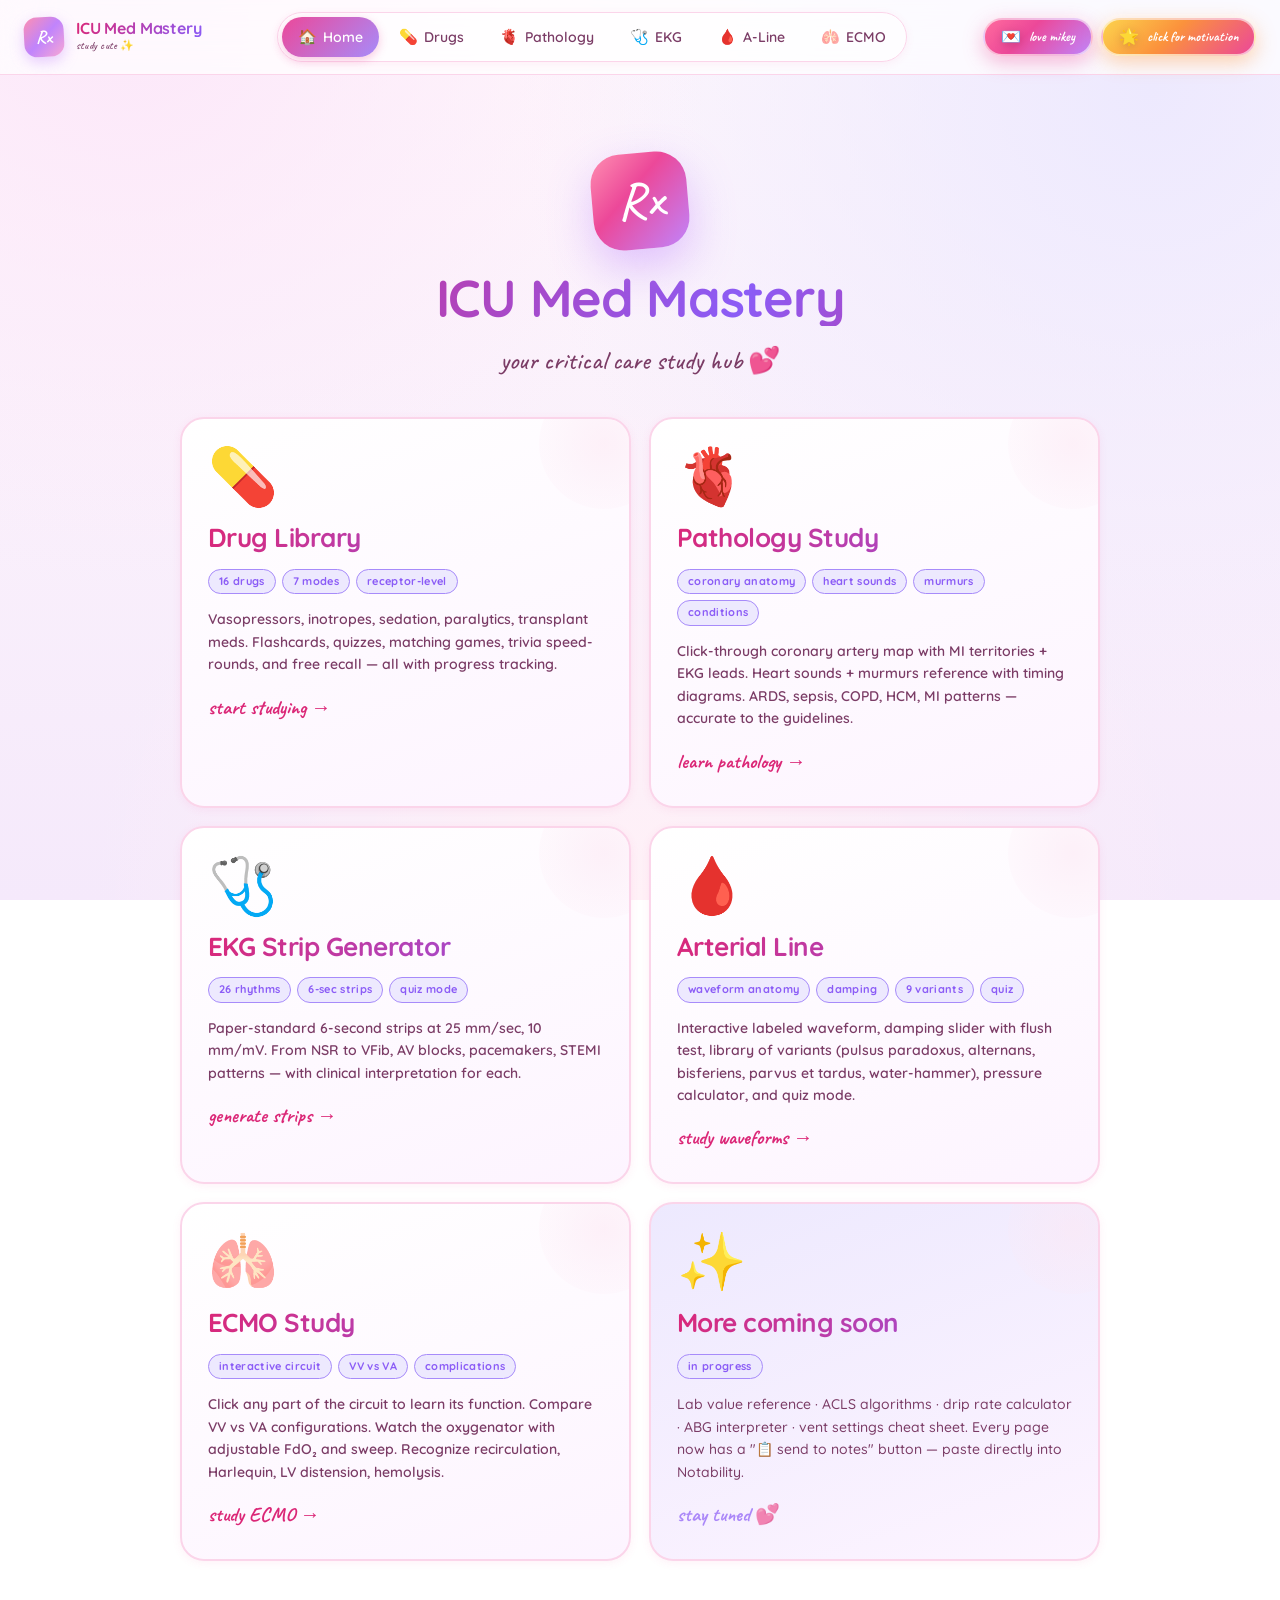
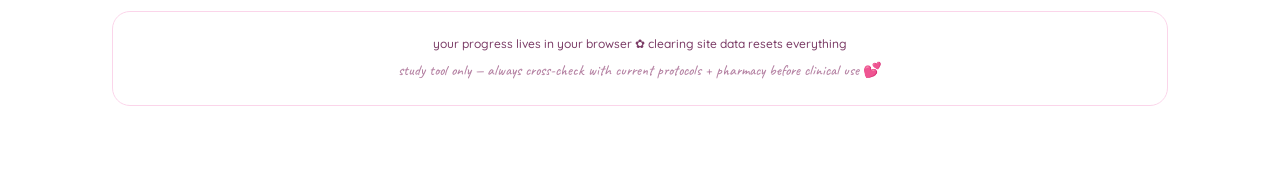
<file: index.html>
<!doctype html>
<html lang="en">
  <head>
    <meta charset="utf-8" />
    <meta name="viewport" content="width=device-width, initial-scale=1.0, viewport-fit=cover" />
    <meta name="theme-color" content="#fff1f7" />
    <title>ICU Med Mastery ✿ Study Hub</title>
    <meta name="description" content="Interactive critical care study hub — drug library, EKG strip generator, and more. Receptor-level mastery, paper-standard rhythm strips." />
    <link rel="stylesheet" href="./styles.css" />
    <link rel="icon" type="image/svg+xml" href="data:image/svg+xml,%3Csvg xmlns='http://www.w3.org/2000/svg' viewBox='0 0 64 64'%3E%3Crect width='64' height='64' rx='14' fill='%23ec4899'/%3E%3Ctext x='50%25' y='62%25' text-anchor='middle' font-family='-apple-system,sans-serif' font-size='30' font-weight='700' fill='white'%3ERx%3C/text%3E%3C/svg%3E" />
  </head>
  <body>
    <div class="app home-page">
      <section class="hero">
        <div class="hero-logo">Rx</div>
        <h1>ICU Med Mastery</h1>
        <p class="tagline">your critical care study hub 💕</p>
      </section>

      <div class="readiness-banner" id="readiness-banner" style="display:none"></div>

      <div class="feature-grid">
        <a href="/drugs" class="feature-card">
          <div class="feature-icon">💊</div>
          <h2>Drug Library</h2>
          <div class="feature-tags">
            <span class="feature-tag">16 drugs</span>
            <span class="feature-tag">7 modes</span>
            <span class="feature-tag">receptor-level</span>
          </div>
          <p>Vasopressors, inotropes, sedation, paralytics, transplant meds. Flashcards, quizzes, matching games, trivia speed-rounds, and free recall — all with progress tracking.</p>
          <span class="feature-cta">start studying →</span>
        </a>

        <a href="/pathology" class="feature-card">
          <div class="feature-icon">🫀</div>
          <h2>Pathology Study</h2>
          <div class="feature-tags">
            <span class="feature-tag">coronary anatomy</span>
            <span class="feature-tag">heart sounds</span>
            <span class="feature-tag">murmurs</span>
            <span class="feature-tag">conditions</span>
          </div>
          <p>Click-through coronary artery map with MI territories + EKG leads. Heart sounds + murmurs reference with timing diagrams. ARDS, sepsis, COPD, HCM, MI patterns — accurate to the guidelines.</p>
          <span class="feature-cta">learn pathology →</span>
        </a>

        <a href="/ekg" class="feature-card">
          <div class="feature-icon">🩺</div>
          <h2>EKG Strip Generator</h2>
          <div class="feature-tags">
            <span class="feature-tag">26 rhythms</span>
            <span class="feature-tag">6-sec strips</span>
            <span class="feature-tag">quiz mode</span>
          </div>
          <p>Paper-standard 6-second strips at 25 mm/sec, 10 mm/mV. From NSR to VFib, AV blocks, pacemakers, STEMI patterns — with clinical interpretation for each.</p>
          <span class="feature-cta">generate strips →</span>
        </a>

        <a href="/aline" class="feature-card">
          <div class="feature-icon">🩸</div>
          <h2>Arterial Line</h2>
          <div class="feature-tags">
            <span class="feature-tag">waveform anatomy</span>
            <span class="feature-tag">damping</span>
            <span class="feature-tag">9 variants</span>
            <span class="feature-tag">quiz</span>
          </div>
          <p>Interactive labeled waveform, damping slider with flush test, library of variants (pulsus paradoxus, alternans, bisferiens, parvus et tardus, water-hammer), pressure calculator, and quiz mode.</p>
          <span class="feature-cta">study waveforms →</span>
        </a>

        <a href="/ecmo" class="feature-card">
          <div class="feature-icon">🫁</div>
          <h2>ECMO Study</h2>
          <div class="feature-tags">
            <span class="feature-tag">interactive circuit</span>
            <span class="feature-tag">VV vs VA</span>
            <span class="feature-tag">complications</span>
          </div>
          <p>Click any part of the circuit to learn its function. Compare VV vs VA configurations. Watch the oxygenator with adjustable FdO₂ and sweep. Recognize recirculation, Harlequin, LV distension, hemolysis.</p>
          <span class="feature-cta">study ECMO →</span>
        </a>

        <div class="feature-card coming-soon">
          <div class="feature-icon">✨</div>
          <h2>More coming soon</h2>
          <div class="feature-tags">
            <span class="feature-tag">in progress</span>
          </div>
          <p>Lab value reference · ACLS algorithms · drip rate calculator · ABG interpreter · vent settings cheat sheet. Every page now has a "📋 send to notes" button — paste directly into Notability.</p>
          <span class="feature-cta">stay tuned 💕</span>
        </div>
      </div>

      <footer>
        <div>your progress lives in your browser ✿ clearing site data resets everything</div>
        <div class="disclaimer">study tool only — always cross-check with current protocols + pharmacy before clinical use 💕</div>
      </footer>
    </div>

    <script src="./nav.js"></script>
    <script src="./home.js"></script>
  </body>
</html>
</file>
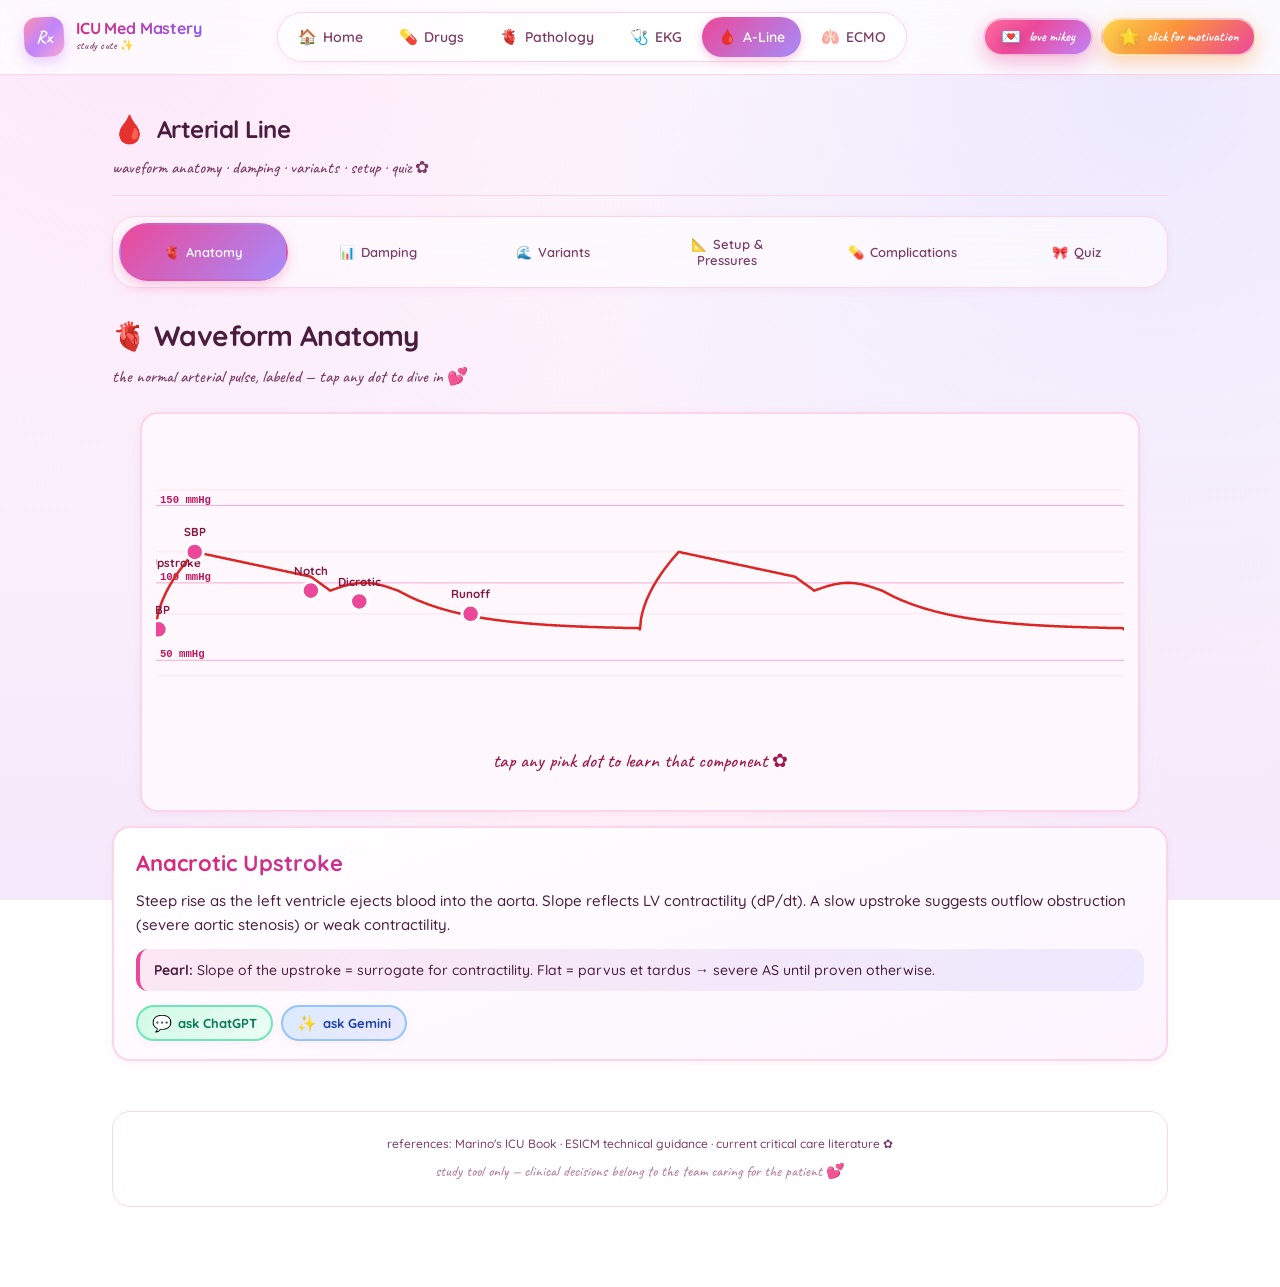
<file: aline.html>
<!doctype html>
<html lang="en">
  <head>
    <meta charset="utf-8" />
    <meta name="viewport" content="width=device-width, initial-scale=1.0, viewport-fit=cover" />
    <meta name="theme-color" content="#fff1f7" />
    <title>Arterial Line ✿ ICU Med Mastery</title>
    <meta name="description" content="Interactive arterial line waveform study — anatomy, damping, abnormal waveforms (pulsus paradoxus, alternans, bisferiens), setup, and quiz." />
    <link rel="stylesheet" href="./styles.css" />
    <link rel="icon" type="image/svg+xml" href="data:image/svg+xml,%3Csvg xmlns='http://www.w3.org/2000/svg' viewBox='0 0 64 64'%3E%3Crect width='64' height='64' rx='14' fill='%23ec4899'/%3E%3Cpath d='M8 42 L16 42 L22 22 L28 50 L32 30 L38 42 L56 42' stroke='white' stroke-width='3' fill='none' stroke-linecap='round' stroke-linejoin='round'/%3E%3C/svg%3E" />
    <style>
      .aline-canvas-wrap {
        background: var(--paper);
        border: 2px solid var(--border);
        border-radius: var(--radius);
        padding: 14px;
        box-shadow: var(--shadow-md);
        margin-bottom: 18px;
      }
      .aline-canvas-meta {
        display: flex;
        justify-content: space-between;
        align-items: center;
        flex-wrap: wrap;
        gap: 8px;
        margin-bottom: 10px;
        padding: 0 4px;
      }
      .aline-strip-label {
        font-family: var(--font-mono);
        font-size: 12px;
        color: var(--ink-soft);
        font-weight: 600;
      }
      .aline-pill {
        background: linear-gradient(135deg, var(--pink), var(--lavender));
        color: white;
        font-family: var(--font-fun);
        font-size: 18px;
        font-weight: 700;
        padding: 4px 16px;
        border-radius: 999px;
        box-shadow: 0 3px 10px rgba(236, 72, 153, 0.3);
      }
      .aline-canvas-container {
        overflow-x: auto;
        border-radius: 10px;
        background: #fef7fb;
      }
      canvas.aline-canvas {
        display: block;
        width: 100%;
        height: auto;
        min-width: 680px;
      }

      .aline-anatomy-svg {
        width: 100%;
        height: auto;
        max-width: 1000px;
        margin: 0 auto;
        display: block;
        background: #fef7fb;
        border: 2px solid var(--border);
        border-radius: var(--radius);
        padding: 14px;
        box-shadow: var(--shadow-sm);
      }
      .anatomy-hotspot {
        cursor: pointer;
        transition: all 0.2s ease;
      }
      .anatomy-hotspot:hover circle { transform: scale(1.25); transform-origin: center; }
      .anatomy-hotspot.selected circle {
        fill: var(--pink-deep);
        transform: scale(1.4);
        transform-origin: center;
      }
      .anatomy-detail {
        background: linear-gradient(160deg, var(--paper) 0%, var(--paper-tint) 100%);
        border: 2px solid var(--border);
        border-radius: var(--radius);
        padding: 18px 22px;
        margin-top: 14px;
        box-shadow: var(--shadow-sm);
      }
      .anatomy-detail h3 {
        margin: 0 0 8px;
        font-size: 22px;
        background: linear-gradient(120deg, var(--pink-deep), var(--lavender-deep));
        -webkit-background-clip: text;
        -webkit-text-fill-color: transparent;
        background-clip: text;
      }
      .anatomy-detail .desc { line-height: 1.6; }
      .anatomy-detail .pearl {
        background: linear-gradient(135deg, var(--pink-soft), var(--lavender-soft));
        border-left: 4px solid var(--pink);
        padding: 10px 14px;
        border-radius: var(--radius-sm);
        margin-top: 12px;
        font-size: 14px;
      }

      .damping-controls {
        background: rgba(255, 255, 255, 0.7);
        backdrop-filter: blur(20px);
        border: 1.5px solid var(--border);
        border-radius: var(--radius);
        padding: 18px 22px;
        margin-bottom: 16px;
        display: grid;
        grid-template-columns: 1fr auto;
        gap: 18px;
        align-items: center;
      }
      @media (max-width: 720px) {
        .damping-controls { grid-template-columns: 1fr; }
      }
      .damping-slider-label {
        display: flex;
        justify-content: space-between;
        align-items: center;
        font-size: 12px;
        text-transform: uppercase;
        letter-spacing: 0.1em;
        color: var(--ink-soft);
        font-weight: 700;
        margin-bottom: 10px;
      }
      .damping-slider-label .value {
        font-family: var(--font-fun);
        font-size: 20px;
        color: var(--pink-deep);
      }
      .damping-row { display: flex; align-items: center; gap: 16px; }
      .damping-row input[type="range"] {
        flex: 1;
        -webkit-appearance: none;
        appearance: none;
        height: 10px;
        border-radius: 999px;
        background: linear-gradient(90deg, #fed7aa, #fbcfe8, #ddd6fe);
        outline: none;
      }
      .damping-row input[type="range"]::-webkit-slider-thumb {
        -webkit-appearance: none;
        width: 26px;
        height: 26px;
        border-radius: 50%;
        background: linear-gradient(135deg, var(--pink), var(--lavender));
        cursor: pointer;
        box-shadow: 0 4px 12px rgba(236, 72, 153, 0.5);
        border: 3px solid white;
      }
      .damping-row input[type="range"]::-moz-range-thumb {
        width: 26px;
        height: 26px;
        border-radius: 50%;
        background: linear-gradient(135deg, var(--pink), var(--lavender));
        cursor: pointer;
        border: 3px solid white;
      }
      .flush-test-btn {
        background: linear-gradient(135deg, var(--pink), var(--lavender));
        color: white;
        border: none;
        padding: 12px 24px;
        font-size: 14px;
        font-weight: 700;
        border-radius: 999px;
        cursor: pointer;
        box-shadow: 0 4px 14px rgba(236, 72, 153, 0.35);
        font-family: inherit;
      }
      .flush-test-btn:hover {
        transform: translateY(-2px);
        box-shadow: 0 6px 18px rgba(236, 72, 153, 0.45);
      }

      .abnormal-grid {
        display: grid;
        grid-template-columns: 1fr 1fr;
        gap: 14px;
      }
      @media (max-width: 880px) {
        .abnormal-grid { grid-template-columns: 1fr; }
      }
      .abnormal-card {
        background: var(--paper);
        border: 2px solid var(--border);
        border-radius: var(--radius);
        padding: 14px 16px 18px;
        box-shadow: var(--shadow-sm);
        cursor: pointer;
        transition: all 0.18s ease;
      }
      .abnormal-card:hover {
        border-color: var(--pink);
        transform: translateY(-2px);
        box-shadow: var(--shadow-md);
      }
      .abnormal-card canvas {
        width: 100%;
        height: auto;
        background: #fef7fb;
        border-radius: 8px;
        margin-bottom: 10px;
      }
      .abnormal-card h3 {
        margin: 0 0 6px;
        font-size: 18px;
        background: linear-gradient(120deg, var(--pink-deep), var(--lavender-deep));
        -webkit-background-clip: text;
        -webkit-text-fill-color: transparent;
        background-clip: text;
      }
      .abnormal-card .feature {
        font-size: 13px;
        color: var(--ink);
        line-height: 1.5;
        margin-bottom: 8px;
      }
      .abnormal-card .seen-in {
        font-size: 12px;
        color: var(--ink-soft);
      }
      .abnormal-card .seen-in strong { color: var(--pink-deep); }

      .abnormal-detail {
        background: linear-gradient(160deg, var(--paper) 0%, var(--paper-tint) 100%);
        border: 2px solid var(--border);
        border-radius: var(--radius);
        padding: 22px 24px;
        margin-top: 16px;
        box-shadow: var(--shadow-md);
      }
      .abnormal-detail .back-btn {
        background: var(--paper);
        border: 2px solid var(--border);
        color: var(--ink-soft);
        padding: 6px 14px;
        font-size: 12px;
        border-radius: 999px;
        cursor: pointer;
        margin-bottom: 14px;
      }
      .abnormal-detail h3 {
        margin: 0 0 8px;
        font-size: 28px;
        background: linear-gradient(120deg, var(--pink-deep), var(--lavender-deep));
        -webkit-background-clip: text;
        -webkit-text-fill-color: transparent;
        background-clip: text;
      }
      .abnormal-detail-grid {
        display: grid;
        grid-template-columns: 1fr 1fr;
        gap: 14px;
        margin-top: 14px;
      }
      @media (max-width: 720px) {
        .abnormal-detail-grid { grid-template-columns: 1fr; }
      }
      .abnormal-detail-card {
        background: var(--paper);
        border: 1.5px solid var(--border);
        border-radius: var(--radius-sm);
        padding: 14px 16px;
      }
      .abnormal-detail-card h4 {
        margin: 0 0 8px;
        font-size: 11px;
        text-transform: uppercase;
        letter-spacing: 0.08em;
        font-weight: 700;
        color: var(--pink-deep);
      }
      .abnormal-detail-card.warn { background: linear-gradient(160deg, #fff7ed, var(--paper)); border-color: #fed7aa; }
      .abnormal-detail-card.warn h4 { color: #c2410c; }
      .abnormal-detail-card.info { background: linear-gradient(160deg, var(--lavender-soft), var(--paper)); border-color: #ddd6fe; }
      .abnormal-detail-card.info h4 { color: var(--lavender-deep); }
      .abnormal-detail-card ul { margin: 0; padding-left: 20px; font-size: 14px; line-height: 1.55; }
      .abnormal-detail-card ul li::marker { color: var(--pink); }

      .pressure-calc {
        background: linear-gradient(160deg, var(--paper) 0%, var(--paper-tint) 100%);
        border: 2px solid var(--border);
        border-radius: var(--radius);
        padding: 22px 24px;
        margin-bottom: 16px;
        box-shadow: var(--shadow-sm);
      }
      .pressure-inputs {
        display: grid;
        grid-template-columns: 1fr 1fr 1fr;
        gap: 14px;
        margin-bottom: 14px;
      }
      @media (max-width: 560px) { .pressure-inputs { grid-template-columns: 1fr 1fr; } }
      .pressure-input label {
        display: block;
        font-size: 11px;
        letter-spacing: 0.1em;
        text-transform: uppercase;
        color: var(--ink-soft);
        font-weight: 700;
        margin-bottom: 6px;
      }
      .pressure-input input {
        width: 100%;
        padding: 10px 14px;
        border: 2px solid var(--border);
        border-radius: var(--radius-sm);
        font-family: inherit;
        font-size: 16px;
        font-weight: 600;
        color: var(--ink);
      }
      .pressure-input input:focus {
        outline: none;
        border-color: var(--pink);
        box-shadow: 0 0 0 4px var(--pink-glow);
      }
      .pressure-results {
        display: grid;
        grid-template-columns: 1fr 1fr;
        gap: 12px;
      }
      .pressure-result-card {
        background: linear-gradient(135deg, var(--pink-soft), var(--lavender-soft));
        border: 2px solid var(--border-strong);
        border-radius: var(--radius);
        padding: 14px 18px;
        text-align: center;
      }
      .pressure-result-card .label {
        font-size: 11px;
        text-transform: uppercase;
        letter-spacing: 0.1em;
        color: var(--pink-deep);
        font-weight: 700;
      }
      .pressure-result-card .value {
        font-family: var(--font-fun);
        font-size: 40px;
        font-weight: 700;
        background: linear-gradient(120deg, var(--pink-deep), var(--lavender-deep));
        -webkit-background-clip: text;
        -webkit-text-fill-color: transparent;
        background-clip: text;
        margin: 4px 0;
        line-height: 1;
      }
      .pressure-result-card .formula { font-size: 11px; color: var(--ink-soft); font-family: var(--font-mono); }

      .info-block-grid {
        display: grid;
        grid-template-columns: 1fr 1fr;
        gap: 14px;
      }
      @media (max-width: 880px) { .info-block-grid { grid-template-columns: 1fr; } }
      .info-block-card {
        background: linear-gradient(160deg, var(--paper) 0%, var(--paper-tint) 100%);
        border: 2px solid var(--border);
        border-radius: var(--radius);
        padding: 18px 20px;
        box-shadow: var(--shadow-sm);
      }
      .info-block-card.danger { background: linear-gradient(160deg, var(--coral-soft), var(--paper)); border-color: #fecdd3; }
      .info-block-card.danger h3 { color: var(--coral); }
      .info-block-card.danger h3::before { content: "⚠"; }
      .info-block-card h3 {
        margin: 0 0 10px;
        font-size: 14px;
        letter-spacing: 0.08em;
        text-transform: uppercase;
        color: var(--pink-deep);
        font-weight: 700;
        display: flex;
        align-items: center;
        gap: 6px;
      }
      .info-block-card h3::before { content: "✿"; color: var(--pink); }
      .info-block-card ul { margin: 0; padding-left: 22px; }
      .info-block-card ul li { margin-bottom: 6px; line-height: 1.55; font-size: 14px; }
      .info-block-card ul li::marker { color: var(--pink); }
      .info-block-card p { margin: 0 0 8px; font-size: 14px; line-height: 1.6; }
    </style>
  </head>
  <body>
    <div class="app">
      <div class="page-header">
        <div>
          <h2 class="page-title"><span class="page-emoji">🩸</span>Arterial Line</h2>
          <div class="page-subtitle">waveform anatomy · damping · variants · setup · quiz ✿</div>
        </div>
      </div>

      <nav class="modes" role="tablist">
        <button class="mode-tab active" data-view="view-anatomy"><span class="icon">🫀</span>Anatomy</button>
        <button class="mode-tab" data-view="view-damping"><span class="icon">📊</span>Damping</button>
        <button class="mode-tab" data-view="view-abnormal"><span class="icon">🌊</span>Variants</button>
        <button class="mode-tab" data-view="view-setup"><span class="icon">📐</span>Setup &amp; Pressures</button>
        <button class="mode-tab" data-view="view-pearls"><span class="icon">💊</span>Complications</button>
        <button class="mode-tab" data-view="view-quiz"><span class="icon">🎀</span>Quiz</button>
      </nav>

      <main>
        <section id="view-anatomy" class="view active"></section>
        <section id="view-damping" class="view"></section>
        <section id="view-abnormal" class="view"></section>
        <section id="view-setup" class="view"></section>
        <section id="view-pearls" class="view"></section>
        <section id="view-quiz" class="view"></section>
      </main>

      <footer>
        <div>references: Marino's ICU Book · ESICM technical guidance · current critical care literature ✿</div>
        <div class="disclaimer">study tool only — clinical decisions belong to the team caring for the patient 💕</div>
      </footer>
    </div>

    <script src="./nav.js"></script>
    <script src="./clipboard.js"></script>
    <script src="./aline.js"></script>
  </body>
</html>
</file>
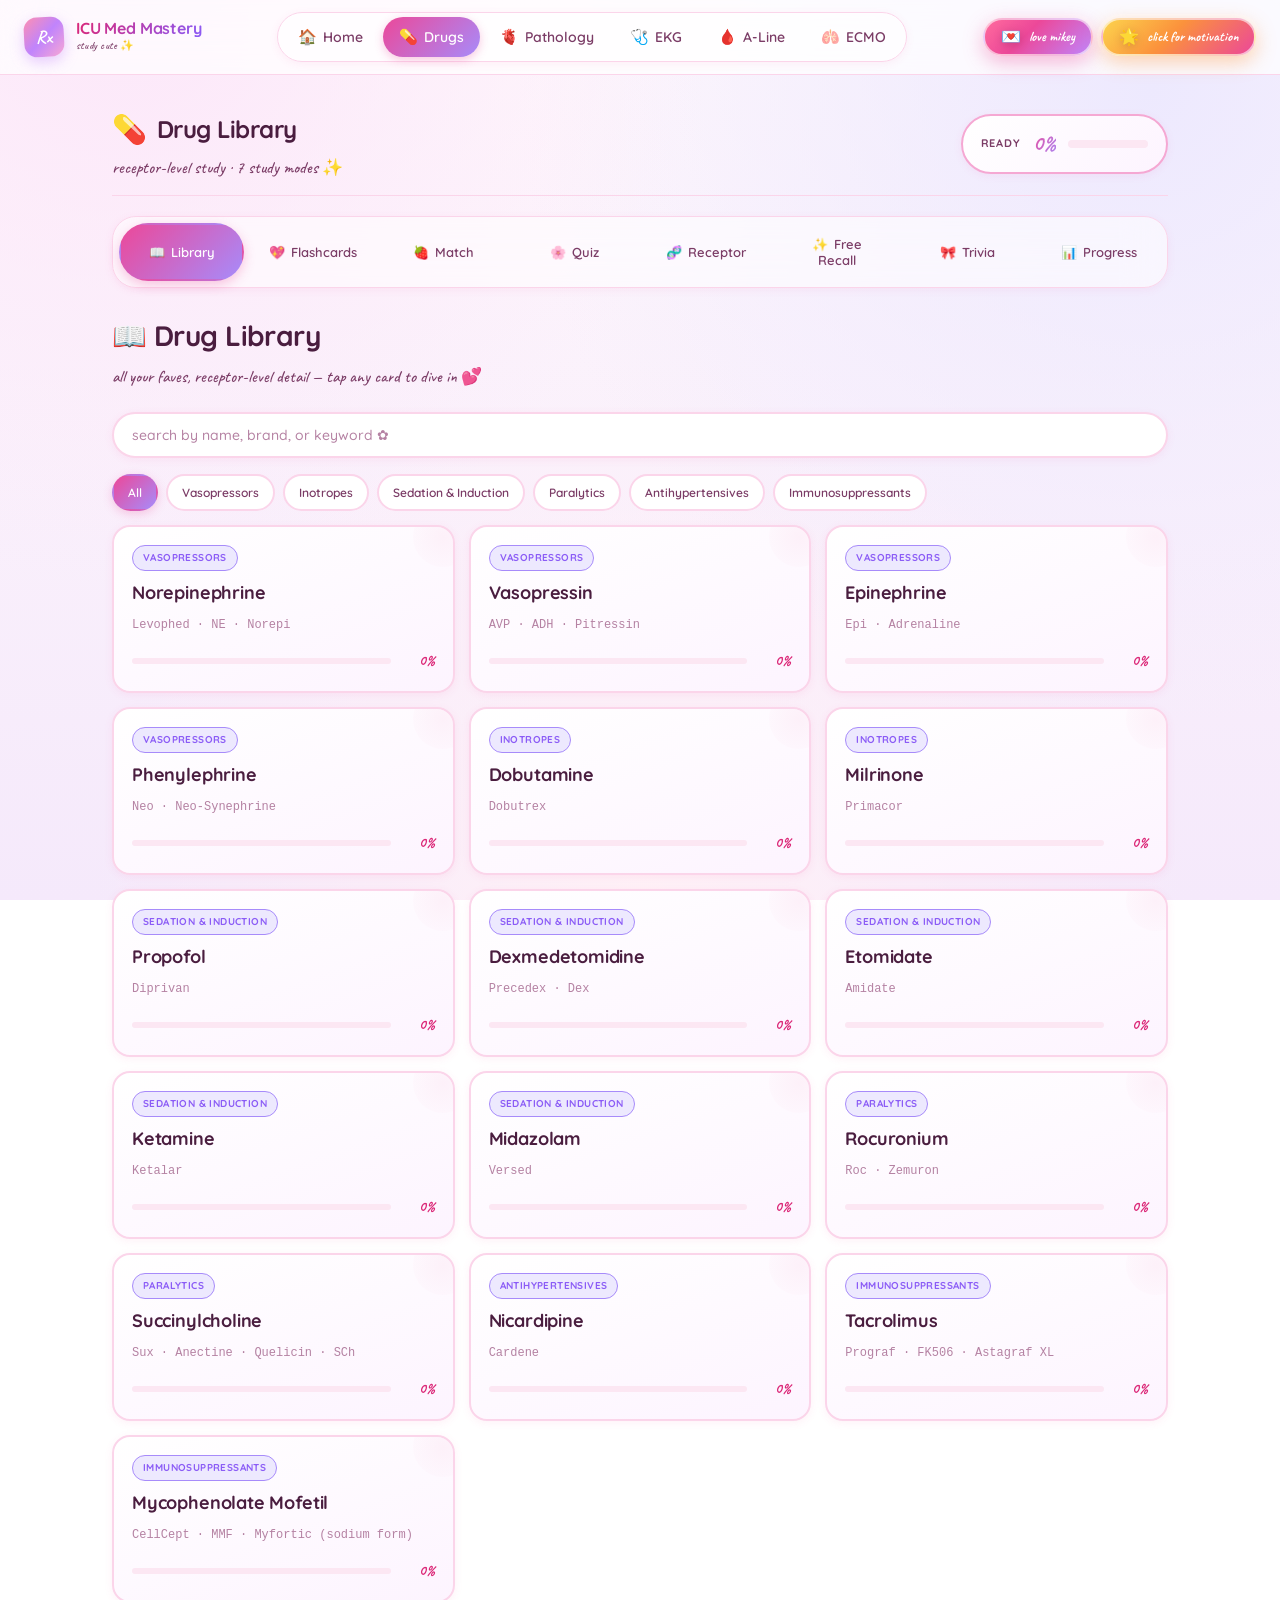
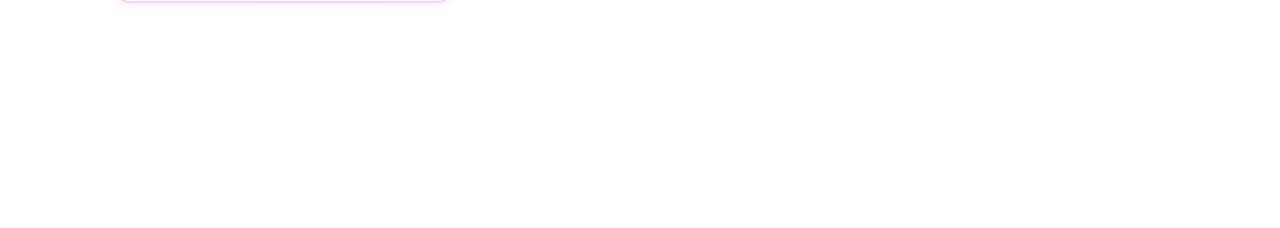
<file: drugs.html>
<!doctype html>
<html lang="en">
  <head>
    <meta charset="utf-8" />
    <meta name="viewport" content="width=device-width, initial-scale=1.0, viewport-fit=cover" />
    <meta name="theme-color" content="#fff1f7" />
    <title>Drug Library ✿ ICU Med Mastery</title>
    <meta name="description" content="Interactive study tool for high-yield ICU medications — vasopressors, inotropes, sedatives, paralytics, transplant meds. Receptor-level mastery." />
    <link rel="stylesheet" href="./styles.css" />
    <link rel="icon" type="image/svg+xml" href="data:image/svg+xml,%3Csvg xmlns='http://www.w3.org/2000/svg' viewBox='0 0 64 64'%3E%3Crect width='64' height='64' rx='14' fill='%23ec4899'/%3E%3Ctext x='50%25' y='62%25' text-anchor='middle' font-family='-apple-system,sans-serif' font-size='30' font-weight='700' fill='white'%3ERx%3C/text%3E%3C/svg%3E" />
  </head>
  <body>
    <div class="app">
      <div class="page-header">
        <div>
          <h2 class="page-title"><span class="page-emoji">💊</span>Drug Library</h2>
          <div class="page-subtitle">receptor-level study · 7 study modes ✨</div>
        </div>
        <div class="readiness-pill" title="Overall readiness across all medications">
          <span class="label">Ready</span>
          <span class="score" id="readiness-score">0%</span>
          <div class="readiness-bar"><div class="fill" id="readiness-fill" style="width:0%"></div></div>
        </div>
      </div>

      <nav class="modes" role="tablist">
        <button class="mode-tab active" data-view="view-reference"><span class="icon">📖</span>Library</button>
        <button class="mode-tab" data-view="view-flashcards"><span class="icon">💖</span>Flashcards</button>
        <button class="mode-tab" data-view="view-match"><span class="icon">🍓</span>Match</button>
        <button class="mode-tab" data-view="view-quiz"><span class="icon">🌸</span>Quiz</button>
        <button class="mode-tab" data-view="view-receptor"><span class="icon">🧬</span>Receptor</button>
        <button class="mode-tab" data-view="view-recall"><span class="icon">✨</span>Free Recall</button>
        <button class="mode-tab" data-view="view-trivia"><span class="icon">🎀</span>Trivia</button>
        <button class="mode-tab" data-view="view-progress"><span class="icon">📊</span>Progress</button>
      </nav>

      <main>
        <section id="view-reference" class="view active"></section>
        <section id="view-flashcards" class="view"></section>
        <section id="view-match" class="view"></section>
        <section id="view-quiz" class="view"></section>
        <section id="view-receptor" class="view"></section>
        <section id="view-recall" class="view"></section>
        <section id="view-trivia" class="view"></section>
        <section id="view-progress" class="view"></section>
      </main>

      <footer>
        <div>your progress lives in your browser ✿ clearing site data resets everything</div>
        <div class="disclaimer">study tool only — always cross-check with current protocols + pharmacy before clinical use 💕</div>
      </footer>
    </div>

    <script src="./nav.js"></script>
    <script src="./clipboard.js"></script>
    <script src="./medications.js"></script>
    <script src="./app.js"></script>
  </body>
</html>
</file>
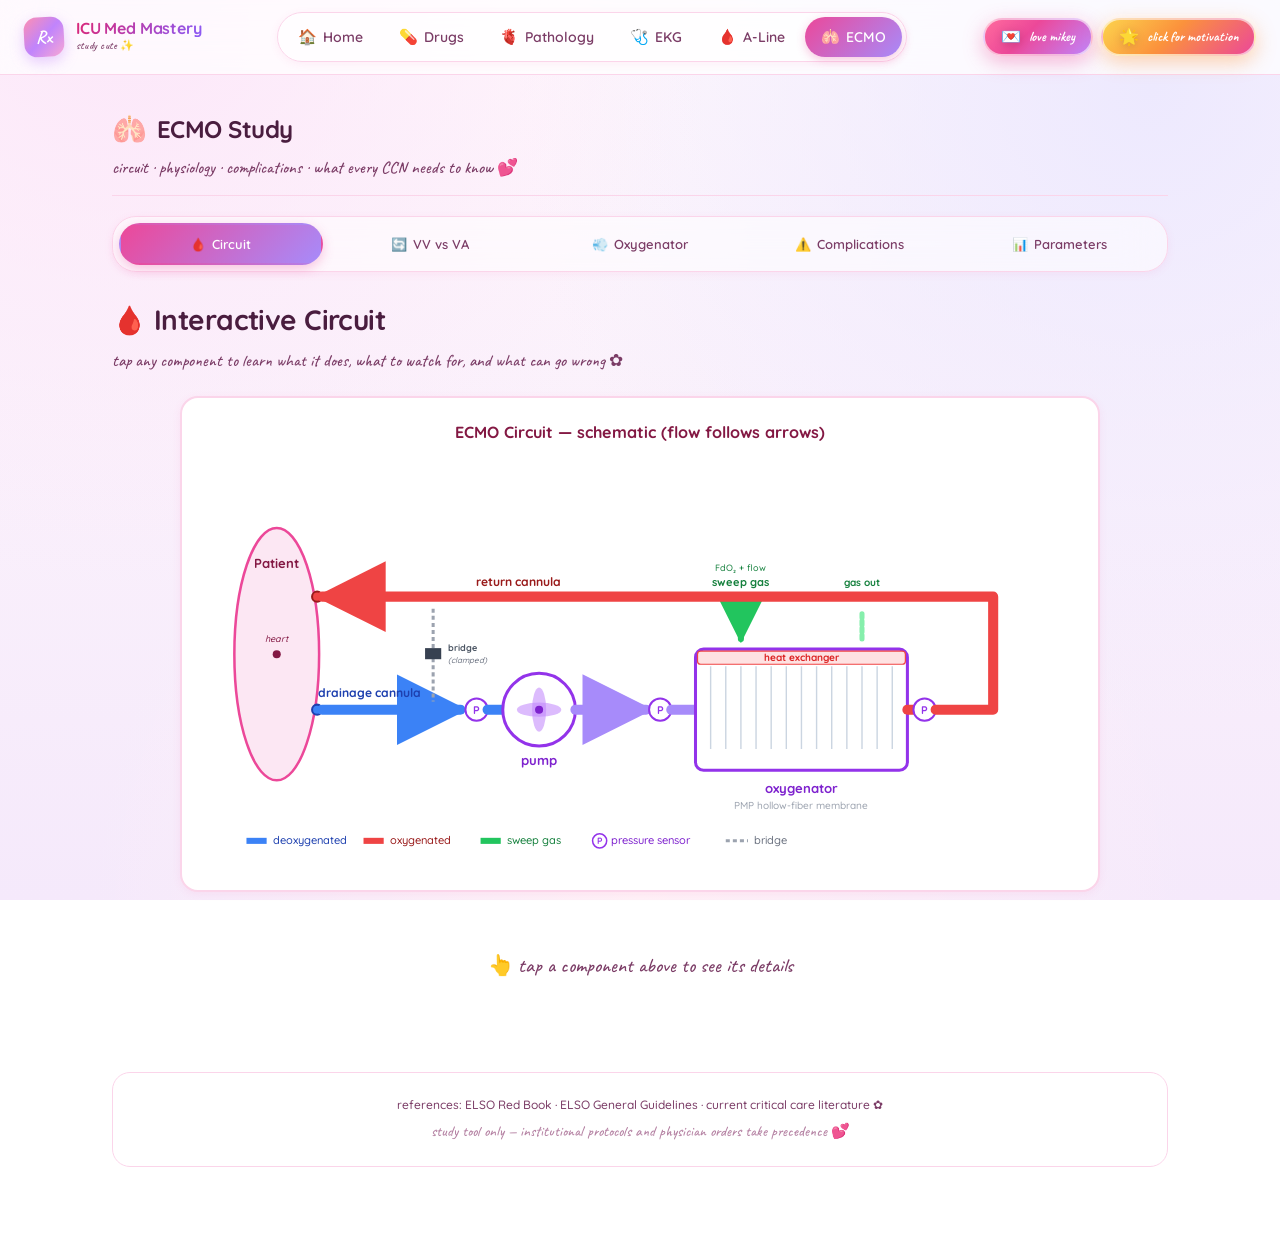
<file: ecmo.html>
<!doctype html>
<html lang="en">
  <head>
    <meta charset="utf-8" />
    <meta name="viewport" content="width=device-width, initial-scale=1.0, viewport-fit=cover" />
    <meta name="theme-color" content="#fff1f7" />
    <title>ECMO Study ✿ ICU Med Mastery</title>
    <meta name="description" content="Interactive ECMO study tool — circuit components, VV vs VA, oxygenator function, complications, troubleshooting. For critical care nurses." />
    <link rel="stylesheet" href="./styles.css" />
    <link rel="icon" type="image/svg+xml" href="data:image/svg+xml,%3Csvg xmlns='http://www.w3.org/2000/svg' viewBox='0 0 64 64'%3E%3Crect width='64' height='64' rx='14' fill='%23ec4899'/%3E%3Cpath d='M16 32 L26 32 L28 26 L34 38 L36 32 L48 32' stroke='white' stroke-width='3' fill='none' stroke-linecap='round' stroke-linejoin='round'/%3E%3C/svg%3E" />
  </head>
  <body>
    <div class="app">
      <div class="page-header">
        <div>
          <h2 class="page-title"><span class="page-emoji">🫁</span>ECMO Study</h2>
          <div class="page-subtitle">circuit · physiology · complications · what every CCN needs to know 💕</div>
        </div>
      </div>

      <nav class="modes" role="tablist">
        <button class="mode-tab active" data-view="view-circuit"><span class="icon">🩸</span>Circuit</button>
        <button class="mode-tab" data-view="view-modes"><span class="icon">🔄</span>VV vs VA</button>
        <button class="mode-tab" data-view="view-oxygenator"><span class="icon">💨</span>Oxygenator</button>
        <button class="mode-tab" data-view="view-complications"><span class="icon">⚠️</span>Complications</button>
        <button class="mode-tab" data-view="view-params"><span class="icon">📊</span>Parameters</button>
      </nav>

      <main>
        <section id="view-circuit" class="view active"></section>
        <section id="view-modes" class="view"></section>
        <section id="view-oxygenator" class="view"></section>
        <section id="view-complications" class="view"></section>
        <section id="view-params" class="view"></section>
      </main>

      <footer>
        <div>references: ELSO Red Book · ELSO General Guidelines · current critical care literature ✿</div>
        <div class="disclaimer">study tool only — institutional protocols and physician orders take precedence 💕</div>
      </footer>
    </div>

    <script src="./nav.js"></script>
    <script src="./clipboard.js"></script>
    <script src="./ecmo.js"></script>
  </body>
</html>
</file>
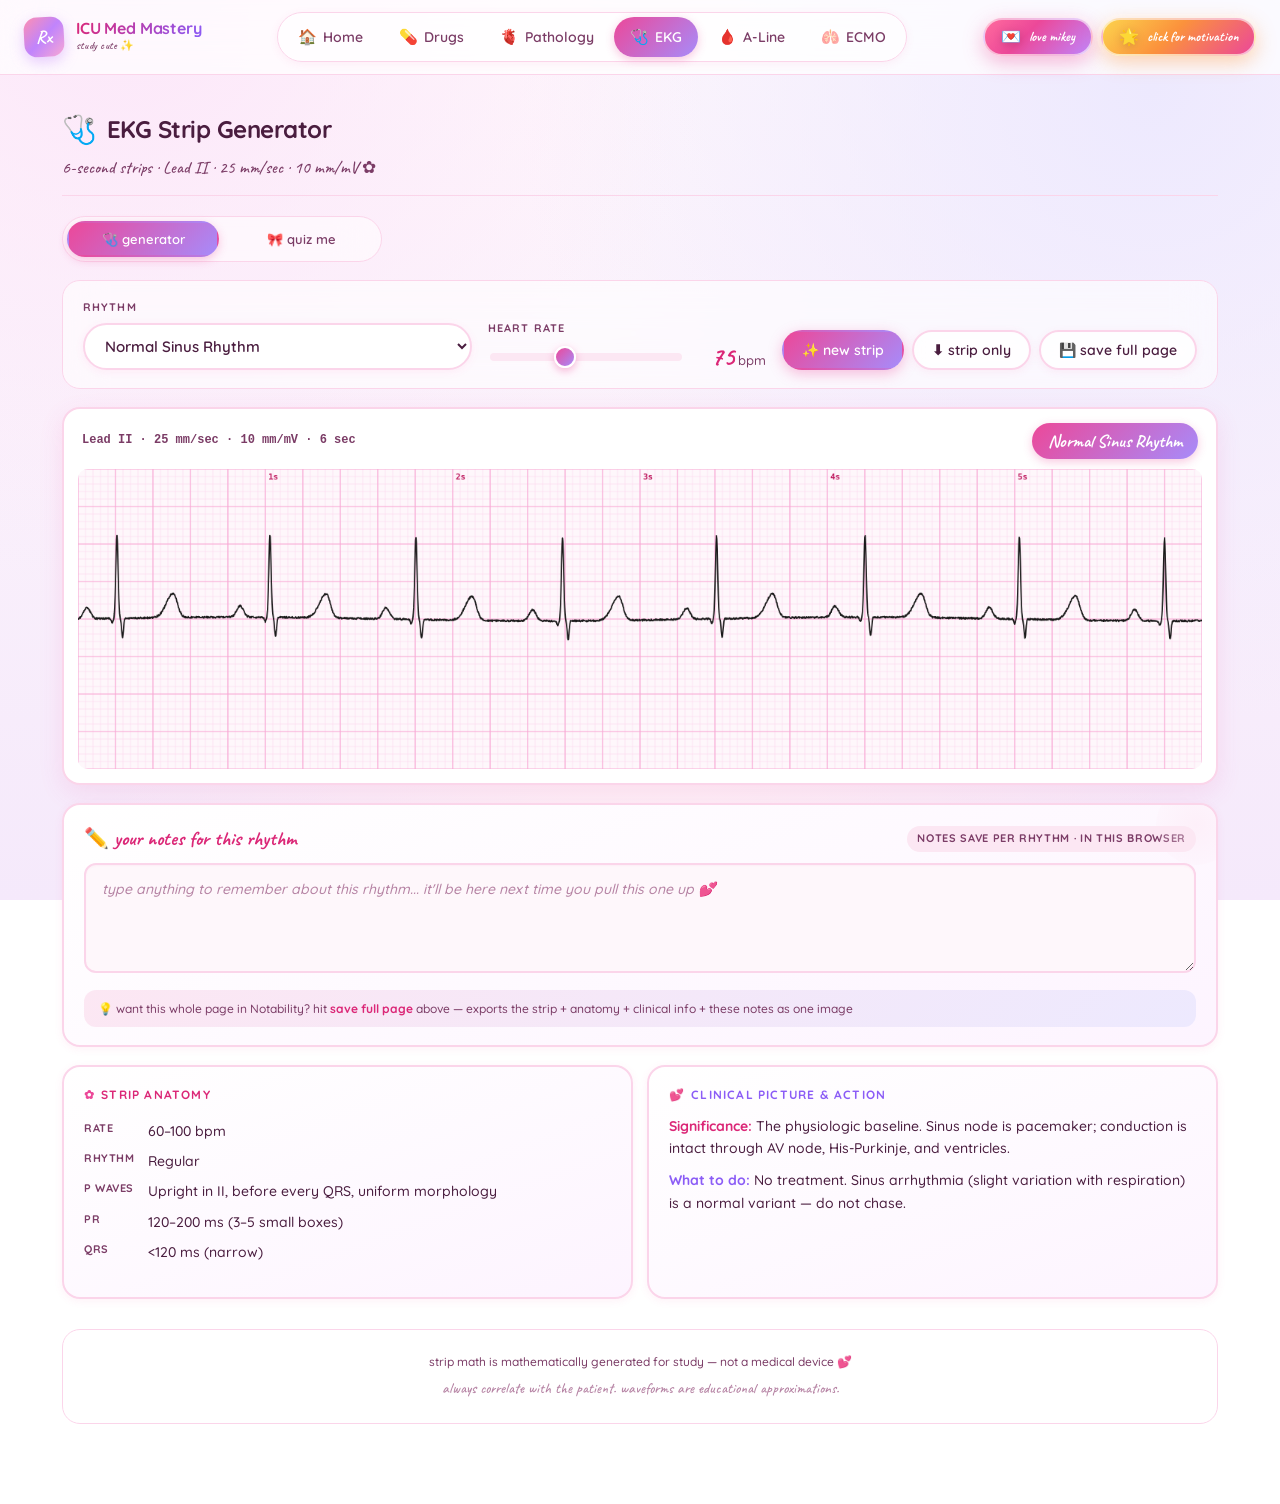
<file: ekg.html>
<!doctype html>
<html lang="en">
  <head>
    <meta charset="utf-8" />
    <meta name="viewport" content="width=device-width, initial-scale=1.0, viewport-fit=cover" />
    <meta name="theme-color" content="#fff1f7" />
    <title>EKG Strip Generator ✿ ICU Med Mastery</title>
    <meta name="description" content="Accurate, paper-standard 6-second EKG strip generator. 20+ rhythms with clinical info — Lead II, 25mm/sec, 10mm/mV." />
    <link rel="stylesheet" href="./styles.css" />
    <link rel="icon" type="image/svg+xml" href="data:image/svg+xml,%3Csvg xmlns='http://www.w3.org/2000/svg' viewBox='0 0 64 64'%3E%3Crect width='64' height='64' rx='14' fill='%23ec4899'/%3E%3Cpath d='M8 32 L18 32 L22 18 L28 46 L34 22 L40 32 L56 32' stroke='white' stroke-width='3' fill='none' stroke-linecap='round' stroke-linejoin='round'/%3E%3C/svg%3E" />
    <style>
      .ekg-page { max-width: 1200px; }

      .ekg-controls {
        background: rgba(255, 255, 255, 0.6);
        backdrop-filter: blur(20px);
        border: 1.5px solid var(--border);
        border-radius: var(--radius);
        padding: 18px 20px;
        margin-bottom: 18px;
        display: grid;
        grid-template-columns: 1.4fr 1fr auto;
        gap: 16px;
        align-items: end;
      }
      @media (max-width: 720px) {
        .ekg-controls { grid-template-columns: 1fr; }
      }
      .ekg-control label {
        display: block;
        font-size: 11px;
        color: var(--ink-soft);
        letter-spacing: 0.1em;
        text-transform: uppercase;
        font-weight: 700;
        margin-bottom: 6px;
      }
      .ekg-rhythm-select {
        width: 100%;
        padding: 11px 16px !important;
        font-size: 15px !important;
      }
      .ekg-rate-row {
        display: flex;
        align-items: center;
        gap: 12px;
      }
      .ekg-rate-row input[type="range"] {
        flex: 1;
        -webkit-appearance: none;
        appearance: none;
        height: 8px;
        background: var(--pink-soft);
        border-radius: 999px;
        outline: none;
      }
      .ekg-rate-row input[type="range"]::-webkit-slider-thumb {
        -webkit-appearance: none;
        appearance: none;
        width: 22px;
        height: 22px;
        border-radius: 50%;
        background: linear-gradient(135deg, var(--pink), var(--lavender));
        cursor: pointer;
        box-shadow: 0 3px 8px rgba(236, 72, 153, 0.4);
        border: 2px solid white;
      }
      .ekg-rate-row input[type="range"]::-moz-range-thumb {
        width: 22px;
        height: 22px;
        border-radius: 50%;
        background: linear-gradient(135deg, var(--pink), var(--lavender));
        cursor: pointer;
        box-shadow: 0 3px 8px rgba(236, 72, 153, 0.4);
        border: 2px solid white;
      }
      .ekg-rate-row input[type="range"]:disabled { opacity: 0.4; cursor: not-allowed; }
      .ekg-rate-value {
        font-family: var(--font-fun);
        font-size: 26px;
        font-weight: 700;
        color: var(--pink-deep);
        min-width: 70px;
        text-align: right;
        line-height: 1;
      }
      .ekg-rate-value .unit {
        font-size: 13px;
        color: var(--ink-soft);
        font-family: 'Quicksand', sans-serif;
        font-weight: 500;
      }
      .ekg-action-buttons {
        display: flex;
        gap: 8px;
        flex-wrap: wrap;
      }

      .ekg-strip-wrap {
        background: var(--paper);
        border: 2px solid var(--border);
        border-radius: var(--radius);
        padding: 14px;
        box-shadow: var(--shadow-md);
        margin-bottom: 18px;
        overflow: hidden;
      }
      .ekg-strip-meta {
        display: flex;
        justify-content: space-between;
        align-items: center;
        flex-wrap: wrap;
        gap: 8px;
        margin-bottom: 10px;
        padding: 0 4px;
      }
      .ekg-strip-label {
        font-family: var(--font-mono);
        font-size: 12px;
        color: var(--ink-soft);
        font-weight: 600;
      }
      .ekg-rhythm-pill {
        background: linear-gradient(135deg, var(--pink), var(--lavender));
        color: white;
        font-family: var(--font-fun);
        font-size: 18px;
        font-weight: 700;
        padding: 4px 16px;
        border-radius: 999px;
        box-shadow: 0 3px 10px rgba(236, 72, 153, 0.3);
      }
      .ekg-rhythm-pill.hidden { display: none; }
      .ekg-canvas-container {
        overflow-x: auto;
        border-radius: 10px;
        background: #fef7fb;
      }
      canvas#ekg-canvas {
        display: block;
        width: 100%;
        height: auto;
        min-width: 700px;
      }

      .ekg-notes-wrap {
        background: linear-gradient(160deg, var(--paper) 0%, var(--paper-tint) 100%);
        border: 2px solid var(--border);
        border-radius: var(--radius);
        padding: 18px 20px;
        box-shadow: var(--shadow-sm);
        margin-bottom: 18px;
        position: relative;
        overflow: hidden;
      }
      .ekg-notes-wrap::before {
        content: "";
        position: absolute;
        top: -20px;
        right: -20px;
        width: 80px;
        height: 80px;
        background: radial-gradient(circle, var(--pink-soft), transparent);
        border-radius: 50%;
        opacity: 0.5;
      }
      .ekg-notes-header {
        display: flex;
        justify-content: space-between;
        align-items: center;
        margin-bottom: 8px;
        flex-wrap: wrap;
        gap: 8px;
      }
      .ekg-notes-header label {
        font-family: var(--font-fun);
        font-size: 20px;
        font-weight: 700;
        color: var(--pink-deep);
        cursor: text;
      }
      .notes-status {
        font-size: 11px;
        color: var(--ink-soft);
        letter-spacing: 0.06em;
        text-transform: uppercase;
        font-weight: 700;
        padding: 4px 10px;
        background: var(--pink-soft);
        border-radius: 999px;
        transition: all 0.3s ease;
      }
      .notes-status.saved {
        background: var(--mint-soft);
        color: #047857;
      }
      #strip-notes {
        width: 100%;
        min-height: 110px;
        background: var(--paper-soft);
        border: 2px solid var(--border);
        border-radius: var(--radius-sm);
        color: var(--ink);
        padding: 14px 16px;
        font-family: inherit;
        font-size: 14px;
        font-weight: 500;
        resize: vertical;
        line-height: 1.55;
        transition: all 0.15s ease;
        box-shadow: inset 0 1px 2px rgba(236, 72, 153, 0.05);
      }
      #strip-notes::placeholder {
        color: var(--ink-mute);
        font-style: italic;
      }
      #strip-notes:focus {
        outline: none;
        border-color: var(--pink);
        background: var(--paper);
        box-shadow: 0 0 0 4px var(--pink-glow);
      }
      .ekg-notes-hint {
        margin-top: 10px;
        padding: 10px 14px;
        background: linear-gradient(135deg, var(--pink-soft), var(--lavender-soft));
        border-radius: var(--radius-sm);
        font-size: 12px;
        color: var(--ink-soft);
        font-weight: 500;
        line-height: 1.45;
      }
      .ekg-notes-hint strong { color: var(--pink-deep); }

      .ekg-info-grid {
        display: grid;
        grid-template-columns: 1fr 1fr;
        gap: 14px;
      }
      @media (max-width: 720px) {
        .ekg-info-grid { grid-template-columns: 1fr; }
      }
      .ekg-info-card {
        background: linear-gradient(160deg, var(--paper) 0%, var(--paper-tint) 100%);
        border: 2px solid var(--border);
        border-radius: var(--radius);
        padding: 18px 20px;
        box-shadow: var(--shadow-sm);
      }
      .ekg-info-card h3 {
        margin: 0 0 10px;
        font-size: 12px;
        letter-spacing: 0.1em;
        text-transform: uppercase;
        color: var(--pink-deep);
        font-weight: 700;
        display: flex;
        align-items: center;
        gap: 6px;
      }
      .ekg-info-card h3::before { content: "✿"; color: var(--pink); }
      .ekg-info-card.action h3::before { content: "💕"; }
      .ekg-info-card.action h3 { color: var(--lavender-deep); }
      .ekg-info-table {
        display: grid;
        grid-template-columns: auto 1fr;
        gap: 8px 14px;
      }
      .ekg-info-table dt {
        font-size: 11px;
        text-transform: uppercase;
        letter-spacing: 0.05em;
        color: var(--ink-soft);
        font-weight: 700;
      }
      .ekg-info-table dd {
        margin: 0;
        font-size: 14px;
        color: var(--ink);
      }

      /* Quiz mode */
      .quiz-banner {
        background: linear-gradient(135deg, var(--lavender-soft), var(--pink-soft));
        border: 2px solid var(--lavender);
        border-radius: var(--radius);
        padding: 16px 20px;
        margin-bottom: 18px;
        display: flex;
        justify-content: space-between;
        align-items: center;
        gap: 12px;
        flex-wrap: wrap;
      }
      .quiz-banner h3 {
        margin: 0;
        font-family: var(--font-fun);
        font-size: 22px;
        color: var(--lavender-deep);
        font-weight: 700;
      }
      .quiz-options {
        display: grid;
        grid-template-columns: repeat(2, 1fr);
        gap: 10px;
        margin-bottom: 14px;
      }
      @media (max-width: 560px) {
        .quiz-options { grid-template-columns: 1fr; }
      }
      .quiz-option {
        background: var(--paper);
        border: 2px solid var(--border);
        padding: 14px 16px;
        border-radius: var(--radius-sm);
        font-family: inherit;
        font-size: 14px;
        font-weight: 600;
        color: var(--ink);
        cursor: pointer;
        text-align: left;
        box-shadow: var(--shadow-sm);
        transition: all 0.15s ease;
      }
      .quiz-option:hover:not(:disabled) {
        background: var(--paper-hover);
        border-color: var(--pink);
        transform: translateX(4px);
      }
      .quiz-option.correct {
        background: linear-gradient(135deg, var(--mint-soft), #fff);
        border-color: var(--mint);
        color: #047857;
      }
      .quiz-option.wrong {
        background: linear-gradient(135deg, var(--coral-soft), #fff);
        border-color: var(--coral);
        color: #be123c;
      }
      .quiz-result {
        font-family: var(--font-fun);
        font-size: 20px;
        color: var(--pink-deep);
        font-weight: 700;
        margin-top: 10px;
      }
      .quiz-stats {
        display: flex;
        gap: 14px;
        align-items: center;
      }
      .quiz-stats .stat {
        font-family: var(--font-fun);
        font-size: 22px;
        font-weight: 700;
      }
      .quiz-stats .stat .label {
        font-family: 'Quicksand', sans-serif;
        font-size: 11px;
        text-transform: uppercase;
        letter-spacing: 0.08em;
        color: var(--ink-soft);
        font-weight: 700;
      }

      .mode-toggle {
        display: flex;
        gap: 6px;
        background: rgba(255,255,255,0.55);
        backdrop-filter: blur(20px);
        border: 1.5px solid var(--border);
        border-radius: 999px;
        padding: 4px;
        margin-bottom: 18px;
        max-width: 320px;
      }
      .mode-toggle button {
        flex: 1;
        background: transparent;
        border: 2px solid transparent;
        color: var(--ink-soft);
        padding: 8px 14px;
        font-size: 13px;
        box-shadow: none;
      }
      .mode-toggle button:hover {
        background: var(--paper-hover);
        color: var(--pink-deep);
        transform: none;
      }
      .mode-toggle button.active {
        background: linear-gradient(135deg, var(--pink), var(--lavender));
        color: white;
        box-shadow: 0 3px 10px rgba(236, 72, 153, 0.3);
      }
    </style>
  </head>
  <body>
    <div class="app ekg-page">
      <div class="page-header">
        <div>
          <h2 class="page-title"><span class="page-emoji">🩺</span>EKG Strip Generator</h2>
          <div class="page-subtitle">6-second strips · Lead II · 25 mm/sec · 10 mm/mV ✿</div>
        </div>
      </div>

      <div class="mode-toggle">
        <button id="mode-explore" class="active">🩺 generator</button>
        <button id="mode-quiz">🎀 quiz me</button>
      </div>

      <div id="explore-view">
        <div class="ekg-controls">
          <div class="ekg-control">
            <label for="rhythm-select">rhythm</label>
            <select id="rhythm-select" class="ekg-rhythm-select"></select>
          </div>
          <div class="ekg-control">
            <label>heart rate</label>
            <div class="ekg-rate-row">
              <input id="rate-slider" type="range" min="20" max="220" value="75" />
              <div class="ekg-rate-value"><span id="rate-value">75</span><span class="unit"> bpm</span></div>
            </div>
          </div>
          <div class="ekg-control">
            <label>&nbsp;</label>
            <div class="ekg-action-buttons">
              <button class="primary" id="regenerate">✨ new strip</button>
              <button class="ghost" id="download">⬇ strip only</button>
              <button class="ghost" id="save-page">💾 save full page</button>
            </div>
          </div>
        </div>

        <div class="ekg-strip-wrap">
          <div class="ekg-strip-meta">
            <div class="ekg-strip-label">Lead II · 25 mm/sec · 10 mm/mV · 6 sec</div>
            <div class="ekg-rhythm-pill" id="rhythm-pill"></div>
          </div>
          <div class="ekg-canvas-container">
            <canvas id="ekg-canvas" width="1500" height="400"></canvas>
          </div>
        </div>

        <div class="ekg-notes-wrap">
          <div class="ekg-notes-header">
            <label for="strip-notes">✏️ your notes for this rhythm</label>
            <span class="notes-status" id="notes-status">notes saved per rhythm · in this browser</span>
          </div>
          <textarea id="strip-notes" placeholder="type anything to remember about this rhythm... it'll be here next time you pull this one up 💕"></textarea>
          <div class="ekg-notes-hint">💡 want this whole page in Notability? hit <strong>save full page</strong> above — exports the strip + anatomy + clinical info + these notes as one image</div>
        </div>

        <div class="ekg-info-grid" id="info-grid"></div>
      </div>

      <div id="quiz-view" style="display:none">
        <div class="quiz-banner">
          <div>
            <h3>identify the rhythm 🩺</h3>
            <div style="color:var(--ink-soft);font-size:13px">study the strip, then pick the rhythm below</div>
          </div>
          <div class="quiz-stats">
            <div class="stat"><span id="quiz-correct">0</span><div class="label">correct</div></div>
            <div class="stat"><span id="quiz-total">0</span><div class="label">total</div></div>
            <div class="stat"><span id="quiz-streak">0</span> 🔥<div class="label">streak</div></div>
          </div>
        </div>

        <div class="ekg-strip-wrap">
          <div class="ekg-strip-meta">
            <div class="ekg-strip-label">Lead II · 25 mm/sec · 10 mm/mV · 6 sec</div>
            <div class="ekg-rhythm-pill hidden" id="quiz-rhythm-pill"></div>
          </div>
          <div class="ekg-canvas-container">
            <canvas id="quiz-canvas" width="1500" height="400"></canvas>
          </div>
        </div>

        <div class="quiz-options" id="quiz-options"></div>
        <div style="text-align:center">
          <button class="primary" id="quiz-next">next strip ✿</button>
        </div>
        <div class="quiz-result" id="quiz-result" style="text-align:center"></div>
      </div>

      <footer style="margin-top:30px">
        <div>strip math is mathematically generated for study — not a medical device 💕</div>
        <div class="disclaimer">always correlate with the patient. waveforms are educational approximations.</div>
      </footer>
    </div>

    <script src="./nav.js"></script>
    <script src="./ekg.js"></script>
  </body>
</html>
</file>
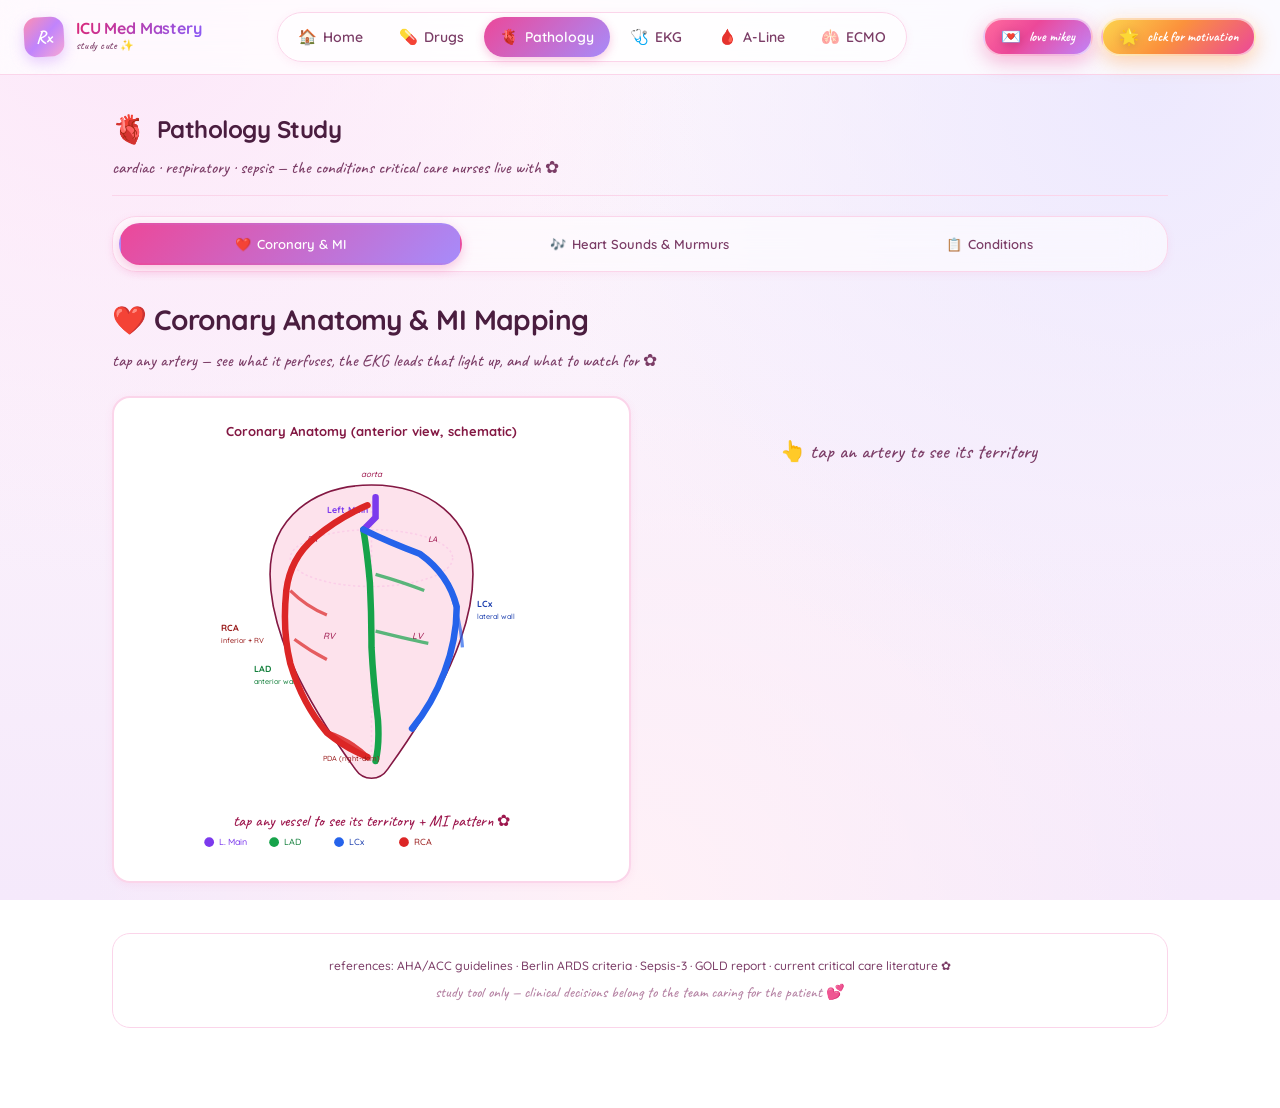
<file: pathology.html>
<!doctype html>
<html lang="en">
  <head>
    <meta charset="utf-8" />
    <meta name="viewport" content="width=device-width, initial-scale=1.0, viewport-fit=cover" />
    <meta name="theme-color" content="#fff1f7" />
    <title>Pathology Study ✿ ICU Med Mastery</title>
    <meta name="description" content="Critical care pathology — coronary anatomy + MI mapping, heart sounds & murmurs, ARDS, sepsis, COPD, HCM. Visual, accurate, exportable to notes." />
    <link rel="stylesheet" href="./styles.css" />
    <link rel="icon" type="image/svg+xml" href="data:image/svg+xml,%3Csvg xmlns='http://www.w3.org/2000/svg' viewBox='0 0 64 64'%3E%3Crect width='64' height='64' rx='14' fill='%23ec4899'/%3E%3Cpath d='M32 50 C16 38 16 22 24 18 C28 16 32 18 32 22 C32 18 36 16 40 18 C48 22 48 38 32 50 Z' fill='white'/%3E%3C/svg%3E" />
  </head>
  <body>
    <div class="app">
      <div class="page-header">
        <div>
          <h2 class="page-title"><span class="page-emoji">🫀</span>Pathology Study</h2>
          <div class="page-subtitle">cardiac · respiratory · sepsis — the conditions critical care nurses live with ✿</div>
        </div>
      </div>

      <nav class="modes" role="tablist">
        <button class="mode-tab active" data-view="view-coronary"><span class="icon">❤️</span>Coronary &amp; MI</button>
        <button class="mode-tab" data-view="view-sounds"><span class="icon">🎶</span>Heart Sounds &amp; Murmurs</button>
        <button class="mode-tab" data-view="view-conditions"><span class="icon">📋</span>Conditions</button>
      </nav>

      <main>
        <section id="view-coronary" class="view active"></section>
        <section id="view-sounds" class="view"></section>
        <section id="view-conditions" class="view"></section>
      </main>

      <footer>
        <div>references: AHA/ACC guidelines · Berlin ARDS criteria · Sepsis-3 · GOLD report · current critical care literature ✿</div>
        <div class="disclaimer">study tool only — clinical decisions belong to the team caring for the patient 💕</div>
      </footer>
    </div>

    <script src="./nav.js"></script>
    <script src="./clipboard.js"></script>
    <script src="./pathology-data.js"></script>
    <script src="./pathology.js"></script>
  </body>
</html>
</file>
<file: styles.css>
/* ============================================================
   ICU Med Mastery — pastel study interface ✿
   ============================================================ */

@import url('https://fonts.googleapis.com/css2?family=Quicksand:wght@400;500;600;700&family=Caveat:wght@500;700&display=swap');

:root {
  --bg-start: #fff1f7;
  --bg-mid: #fce7f9;
  --bg-end: #ede9fe;

  --paper: #ffffff;
  --paper-tint: #fdf4ff;
  --paper-soft: #fef7fb;
  --paper-hover: #fce8f6;

  --ink: #4a1d3f;
  --ink-soft: #7b3c66;
  --ink-mute: #b582a3;
  --ink-faint: #d9b5cc;

  --border: #fbd5ea;
  --border-strong: #f5a8d3;

  --pink: #ec4899;
  --pink-deep: #db2777;
  --pink-soft: #fce7f3;
  --pink-glow: rgba(236, 72, 153, 0.18);

  --lavender: #a78bfa;
  --lavender-deep: #8b5cf6;
  --lavender-soft: #ede9fe;

  --peach: #fb923c;
  --peach-soft: #fed7aa;

  --mint: #34d399;
  --mint-soft: #d1fae5;

  --coral: #fb7185;
  --coral-soft: #ffe4e6;

  --gold: #fbbf24;
  --gold-soft: #fef3c7;

  --shadow-sm: 0 2px 8px rgba(236, 72, 153, 0.08);
  --shadow-md: 0 8px 24px rgba(236, 72, 153, 0.12);
  --shadow-lg: 0 16px 40px rgba(167, 139, 250, 0.18);

  --radius: 18px;
  --radius-sm: 12px;
  --radius-lg: 24px;
  --font-mono: "SF Mono", ui-monospace, Menlo, Consolas, monospace;
  --font-fun: 'Caveat', cursive;
}

* { box-sizing: border-box; }

html, body {
  margin: 0;
  padding: 0;
  min-height: 100vh;
  background:
    radial-gradient(circle at 10% 0%, #fce7f9 0%, transparent 40%),
    radial-gradient(circle at 90% 10%, #ede9fe 0%, transparent 45%),
    radial-gradient(circle at 50% 100%, #fff1f7 0%, transparent 50%),
    linear-gradient(180deg, #fff8fc 0%, #f5e9fb 100%);
  background-attachment: fixed;
  color: var(--ink);
  font-family: 'Quicksand', -apple-system, BlinkMacSystemFont, "Segoe UI", sans-serif;
  -webkit-font-smoothing: antialiased;
  line-height: 1.6;
  font-size: 15px;
  font-weight: 500;
}

a { color: var(--pink-deep); text-decoration: none; font-weight: 600; }
a:hover { text-decoration: underline; text-decoration-style: wavy; }

button {
  font-family: inherit;
  font-weight: 600;
  cursor: pointer;
  border: 2px solid var(--border-strong);
  background: var(--paper);
  color: var(--ink);
  padding: 9px 18px;
  border-radius: 999px;
  font-size: 14px;
  transition: all 0.18s ease;
  box-shadow: var(--shadow-sm);
}
button:hover:not(:disabled) {
  background: var(--paper-hover);
  border-color: var(--pink);
  transform: translateY(-1px);
  box-shadow: var(--shadow-md);
}
button:active:not(:disabled) { transform: translateY(0); }
button:disabled { opacity: 0.45; cursor: not-allowed; }

button.primary {
  background: linear-gradient(135deg, var(--pink), var(--lavender));
  color: white;
  border-color: transparent;
  box-shadow: 0 4px 14px rgba(236, 72, 153, 0.35);
}
button.primary:hover:not(:disabled) {
  background: linear-gradient(135deg, var(--pink-deep), var(--lavender-deep));
  box-shadow: 0 8px 22px rgba(236, 72, 153, 0.45);
}
button.ghost {
  background: rgba(255, 255, 255, 0.6);
  border-color: var(--border);
  backdrop-filter: blur(10px);
}
button.danger {
  color: var(--coral);
  border-color: var(--coral);
  background: var(--coral-soft);
}
button.danger:hover:not(:disabled) {
  background: var(--coral);
  color: white;
}

/* ───── Global site nav ───── */
.site-nav {
  display: flex;
  align-items: center;
  justify-content: space-between;
  gap: 16px;
  padding: 12px 24px;
  background: rgba(255, 255, 255, 0.72);
  backdrop-filter: blur(24px);
  -webkit-backdrop-filter: blur(24px);
  border-bottom: 1.5px solid var(--border);
  position: sticky;
  top: 0;
  z-index: 100;
}

.site-nav-brand {
  display: flex;
  align-items: center;
  gap: 12px;
  text-decoration: none;
  color: inherit;
}
.site-nav-brand:hover { text-decoration: none; }

.site-nav-logo {
  width: 40px;
  height: 40px;
  border-radius: 13px;
  background: linear-gradient(135deg, #ff8fb1, #c084fc, #f9a8d4);
  display: grid;
  place-items: center;
  color: white;
  font-weight: 700;
  font-size: 18px;
  font-family: var(--font-fun);
  box-shadow: 0 5px 14px rgba(192, 132, 252, 0.4);
  transform: rotate(-3deg);
  transition: transform 0.3s ease;
  flex-shrink: 0;
}
.site-nav-brand:hover .site-nav-logo {
  transform: rotate(3deg) scale(1.06);
}
.site-nav-name {
  font-size: 16px;
  font-weight: 700;
  letter-spacing: -0.01em;
  background: linear-gradient(120deg, var(--pink-deep), var(--lavender-deep));
  -webkit-background-clip: text;
  -webkit-text-fill-color: transparent;
  background-clip: text;
  line-height: 1.15;
}
.site-nav-sub {
  font-size: 11px;
  color: var(--ink-soft);
  font-family: var(--font-fun);
  font-weight: 500;
  letter-spacing: 0.02em;
}

.site-nav-links {
  display: flex;
  gap: 4px;
  padding: 4px;
  background: rgba(255, 255, 255, 0.55);
  border: 1.5px solid var(--border);
  border-radius: 999px;
  box-shadow: var(--shadow-sm);
}
.site-nav-link {
  display: flex;
  align-items: center;
  gap: 6px;
  text-decoration: none;
  color: var(--ink-soft);
  padding: 8px 16px;
  border-radius: 999px;
  font-size: 14px;
  font-weight: 600;
  transition: all 0.15s ease;
  white-space: nowrap;
}
.site-nav-link:hover {
  color: var(--pink-deep);
  background: var(--paper-hover);
  text-decoration: none;
}
.site-nav-link.active {
  background: linear-gradient(135deg, var(--pink), var(--lavender));
  color: white;
  box-shadow: 0 3px 10px rgba(236, 72, 153, 0.3);
}
.site-nav-link.active:hover { color: white; }
.site-nav-link .nav-icon { font-size: 15px; }

.love-btn.nav-love-btn {
  font-size: 14px;
  padding: 9px 16px;
  letter-spacing: 0;
}
.love-btn.nav-love-btn .love-heart { font-size: 16px; }
.love-btn.nav-love-btn .love-text { font-family: var(--font-fun); font-weight: 700; }

@media (max-width: 880px) {
  .site-nav { flex-wrap: wrap; gap: 10px; justify-content: center; padding: 10px 14px; }
  .site-nav-brand { order: 1; }
  .nav-actions { order: 2; width: 100%; justify-content: center; }
  .site-nav-links { order: 3; width: 100%; justify-content: center; flex-wrap: wrap; }
}
@media (max-width: 560px) {
  .site-nav-sub { display: none; }
  .site-nav-link { padding: 7px 12px; font-size: 13px; }
  .site-nav-link .nav-label { display: none; }
  .site-nav-link .nav-icon { font-size: 18px; }
  .site-nav-link.active .nav-label { display: inline; font-size: 12px; }
  .nav-actions { gap: 6px; }
  .love-btn.nav-love-btn, .boost-btn.nav-boost-btn { padding: 7px 12px; font-size: 13px; }
  .love-btn.nav-love-btn .love-heart, .boost-btn.nav-boost-btn .boost-icon { font-size: 15px; }
}

/* ───── Homepage hub ───── */
.home-page {
  max-width: 1000px;
}
.hero {
  text-align: center;
  padding: 50px 20px 36px;
  position: relative;
}
.hero-logo {
  width: 96px;
  height: 96px;
  margin: 0 auto 22px;
  border-radius: 30px;
  background: linear-gradient(135deg, #ff8fb1, #ec4899 40%, #c084fc 100%);
  display: grid;
  place-items: center;
  font-family: var(--font-fun);
  font-size: 52px;
  color: white;
  box-shadow: 0 18px 44px rgba(192, 132, 252, 0.45);
  transform: rotate(-5deg);
  animation: floatLogo 4s ease-in-out infinite;
}
@keyframes floatLogo {
  0%, 100% { transform: rotate(-5deg) translateY(0); }
  50% { transform: rotate(-2deg) translateY(-6px); }
}
.hero h1 {
  margin: 0;
  font-size: 52px;
  letter-spacing: -0.025em;
  font-weight: 700;
  background: linear-gradient(120deg, var(--pink-deep), var(--lavender-deep) 60%, var(--pink-deep));
  -webkit-background-clip: text;
  -webkit-text-fill-color: transparent;
  background-clip: text;
  line-height: 1.05;
}
.hero .tagline {
  margin: 14px 0 0;
  font-family: var(--font-fun);
  font-size: 26px;
  font-weight: 500;
  color: var(--ink-soft);
}

.readiness-banner {
  display: flex;
  align-items: center;
  justify-content: space-between;
  gap: 16px;
  margin: 0 auto 26px;
  max-width: 720px;
  padding: 16px 22px;
  background: linear-gradient(135deg, var(--pink-soft), var(--lavender-soft));
  border: 2px solid var(--border-strong);
  border-radius: var(--radius-lg);
  box-shadow: var(--shadow-md);
  flex-wrap: wrap;
}
.readiness-banner .rb-label {
  font-size: 12px;
  color: var(--ink-soft);
  letter-spacing: 0.1em;
  text-transform: uppercase;
  font-weight: 700;
}
.readiness-banner .rb-score {
  font-family: var(--font-fun);
  font-size: 48px;
  font-weight: 700;
  background: linear-gradient(120deg, var(--pink-deep), var(--lavender-deep));
  -webkit-background-clip: text;
  -webkit-text-fill-color: transparent;
  background-clip: text;
  line-height: 1;
}
.readiness-banner a {
  background: linear-gradient(135deg, var(--pink), var(--lavender));
  color: white;
  padding: 10px 20px;
  border-radius: 999px;
  font-weight: 700;
  text-decoration: none;
  box-shadow: 0 4px 14px rgba(236, 72, 153, 0.35);
}

.feature-grid {
  display: grid;
  grid-template-columns: 1fr 1fr;
  gap: 18px;
  max-width: 920px;
  margin: 0 auto;
}
@media (max-width: 720px) {
  .feature-grid { grid-template-columns: 1fr; }
}

.feature-card {
  display: block;
  background: linear-gradient(160deg, var(--paper) 0%, var(--paper-tint) 100%);
  border: 2px solid var(--border);
  border-radius: var(--radius-lg);
  padding: 28px 26px;
  text-decoration: none;
  color: inherit;
  transition: all 0.25s ease;
  position: relative;
  overflow: hidden;
  box-shadow: var(--shadow-sm);
}
.feature-card:hover {
  transform: translateY(-4px) rotate(-0.3deg);
  border-color: var(--pink);
  box-shadow: var(--shadow-lg);
  text-decoration: none;
}
.feature-card::before {
  content: "";
  position: absolute;
  top: -40px;
  right: -40px;
  width: 130px;
  height: 130px;
  background: radial-gradient(circle, var(--pink-soft), transparent);
  border-radius: 50%;
  transition: transform 0.3s ease, opacity 0.3s ease;
  opacity: 0.55;
}
.feature-card:hover::before {
  transform: scale(1.4);
  opacity: 0.75;
}

.feature-card .feature-icon {
  font-size: 56px;
  line-height: 1;
  margin-bottom: 14px;
  display: inline-block;
}
.feature-card h2 {
  margin: 0 0 10px;
  font-size: 26px;
  letter-spacing: -0.02em;
  font-weight: 700;
  background: linear-gradient(120deg, var(--pink-deep), var(--lavender-deep));
  -webkit-background-clip: text;
  -webkit-text-fill-color: transparent;
  background-clip: text;
}
.feature-card p {
  margin: 0 0 16px;
  color: var(--ink-soft);
  font-size: 14px;
  line-height: 1.6;
}
.feature-card .feature-tags {
  display: flex;
  gap: 6px;
  flex-wrap: wrap;
  margin-bottom: 14px;
}
.feature-card .feature-tag {
  font-size: 11px;
  padding: 3px 10px;
  background: var(--lavender-soft);
  border: 1.5px solid var(--lavender);
  color: var(--lavender-deep);
  border-radius: 999px;
  font-weight: 700;
  letter-spacing: 0.03em;
}
.feature-card .feature-cta {
  font-family: var(--font-fun);
  font-size: 20px;
  font-weight: 700;
  color: var(--pink-deep);
  display: inline-flex;
  align-items: center;
  gap: 6px;
  transition: transform 0.2s ease;
}
.feature-card:hover .feature-cta { transform: translateX(6px); }

.feature-card.coming-soon {
  background: linear-gradient(160deg, var(--lavender-soft), var(--paper-tint));
  cursor: default;
}
.feature-card.coming-soon:hover {
  transform: none;
  border-color: var(--border);
  box-shadow: var(--shadow-sm);
}
.feature-card.coming-soon:hover::before {
  transform: none;
}
.feature-card.coming-soon .feature-cta {
  color: var(--lavender-deep);
  opacity: 0.7;
}

/* ───── Page header (used on /drugs and /ekg) ───── */
.page-header {
  display: flex;
  justify-content: space-between;
  align-items: center;
  gap: 16px;
  margin: 4px 0 20px;
  padding-bottom: 14px;
  border-bottom: 1.5px solid var(--border);
  flex-wrap: wrap;
}
.page-title {
  margin: 0;
  font-size: 24px;
  font-weight: 700;
  letter-spacing: -0.02em;
  display: flex;
  align-items: center;
  gap: 10px;
  color: var(--ink);
}
.page-title .page-emoji { font-size: 28px; }
.page-subtitle {
  font-family: var(--font-fun);
  font-size: 17px;
  color: var(--ink-soft);
  font-weight: 500;
  margin-top: 2px;
}

/* ───── Layout ───── */
.app {
  max-width: 1100px;
  margin: 0 auto;
  padding: 28px 22px 80px;
}

header.topbar {
  display: flex;
  align-items: center;
  justify-content: space-between;
  gap: 20px;
  padding: 14px 22px;
  background: rgba(255, 255, 255, 0.55);
  backdrop-filter: blur(20px);
  border: 1.5px solid var(--border);
  border-radius: var(--radius-lg);
  margin-bottom: 28px;
  box-shadow: var(--shadow-sm);
}
header .brand {
  display: flex;
  align-items: center;
  gap: 14px;
}
header .brand .logo {
  width: 46px;
  height: 46px;
  border-radius: 16px;
  background: linear-gradient(135deg, #ff8fb1, #c084fc, #f9a8d4);
  display: grid;
  place-items: center;
  color: white;
  font-weight: 700;
  font-size: 22px;
  font-family: var(--font-fun);
  box-shadow: 0 6px 16px rgba(192, 132, 252, 0.4);
  transform: rotate(-3deg);
  transition: transform 0.3s ease;
}
header .brand .logo:hover { transform: rotate(3deg) scale(1.08); }
header .brand h1 {
  margin: 0;
  font-size: 22px;
  letter-spacing: -0.01em;
  font-weight: 700;
  background: linear-gradient(120deg, var(--pink-deep), var(--lavender-deep));
  -webkit-background-clip: text;
  -webkit-text-fill-color: transparent;
  background-clip: text;
}
header .brand .subtitle {
  color: var(--ink-soft);
  font-size: 13px;
  font-family: var(--font-fun);
  font-weight: 500;
  letter-spacing: 0.02em;
}

.readiness-pill {
  display: flex;
  align-items: center;
  gap: 12px;
  background: linear-gradient(135deg, #fff, var(--paper-tint));
  border: 2px solid var(--border-strong);
  padding: 10px 18px;
  border-radius: 999px;
  box-shadow: var(--shadow-sm);
}
.readiness-pill .label {
  font-size: 11px;
  color: var(--ink-soft);
  letter-spacing: 0.08em;
  text-transform: uppercase;
  font-weight: 700;
}
.readiness-pill .score {
  font-family: var(--font-fun);
  font-size: 22px;
  font-weight: 700;
  background: linear-gradient(120deg, var(--pink), var(--lavender));
  -webkit-background-clip: text;
  -webkit-text-fill-color: transparent;
  background-clip: text;
}
.readiness-bar {
  width: 80px;
  height: 8px;
  background: var(--pink-soft);
  border-radius: 999px;
  overflow: hidden;
}
.readiness-bar .fill {
  height: 100%;
  background: linear-gradient(90deg, var(--coral), var(--gold), var(--mint));
  transition: width 0.5s cubic-bezier(.4,1.6,.6,1);
}

/* ───── Love button ───── */
.love-btn {
  display: inline-flex;
  align-items: center;
  gap: 8px;
  text-decoration: none;
  background: linear-gradient(135deg, #ff6b9d 0%, #ec4899 40%, #c084fc 100%);
  color: white !important;
  border: 2px solid rgba(255, 255, 255, 0.6);
  padding: 10px 18px;
  border-radius: 999px;
  font-family: var(--font-fun);
  font-size: 17px;
  font-weight: 700;
  line-height: 1;
  letter-spacing: 0.01em;
  box-shadow: 0 6px 20px rgba(236, 72, 153, 0.4), 0 0 0 4px rgba(255, 255, 255, 0.35);
  cursor: pointer;
  animation: heartbeat 2.4s ease-in-out infinite;
  transition: transform 0.2s ease, box-shadow 0.2s ease;
  white-space: nowrap;
}
.love-btn:hover {
  text-decoration: none;
  transform: scale(1.06) rotate(-2deg);
  box-shadow: 0 10px 28px rgba(236, 72, 153, 0.55), 0 0 0 4px rgba(255, 255, 255, 0.5);
  animation-play-state: paused;
}
.love-btn:active {
  transform: scale(0.98);
}
.love-btn .love-heart {
  font-size: 20px;
  display: inline-block;
  animation: wobble 1.6s ease-in-out infinite;
  filter: drop-shadow(0 2px 4px rgba(0, 0, 0, 0.15));
}
@keyframes heartbeat {
  0%, 100% { transform: scale(1); }
  8% { transform: scale(1.06); }
  16% { transform: scale(1); }
  24% { transform: scale(1.06); }
  32% { transform: scale(1); }
}
@keyframes wobble {
  0%, 100% { transform: rotate(-8deg); }
  50% { transform: rotate(8deg); }
}

/* ───── Boost / Motivation button ───── */
.boost-btn {
  display: inline-flex;
  align-items: center;
  gap: 8px;
  text-decoration: none;
  background: linear-gradient(135deg, #fcd34d 0%, #fb923c 45%, #ec4899 100%);
  color: white !important;
  border: 2px solid rgba(255, 255, 255, 0.6);
  padding: 10px 18px;
  border-radius: 999px;
  font-family: var(--font-fun);
  font-size: 17px;
  font-weight: 700;
  line-height: 1;
  letter-spacing: 0.01em;
  box-shadow: 0 6px 20px rgba(251, 146, 60, 0.42), 0 0 0 4px rgba(255, 255, 255, 0.35);
  cursor: pointer;
  animation: boostFloat 3.2s ease-in-out infinite;
  transition: transform 0.2s ease, box-shadow 0.2s ease;
  white-space: nowrap;
}
.boost-btn:hover {
  text-decoration: none;
  transform: scale(1.06) rotate(2deg);
  box-shadow: 0 10px 28px rgba(251, 146, 60, 0.58), 0 0 0 4px rgba(255, 255, 255, 0.5);
  animation-play-state: paused;
}
.boost-btn:active { transform: scale(0.98); }
.boost-btn .boost-icon {
  font-size: 20px;
  display: inline-block;
  animation: sparkleSpin 1.8s ease-in-out infinite;
  filter: drop-shadow(0 2px 4px rgba(0, 0, 0, 0.15));
}
@keyframes boostFloat {
  0%, 100% { transform: scale(1) rotate(0deg); }
  50% { transform: scale(1.04) rotate(-2deg); }
}
@keyframes sparkleSpin {
  0% { transform: scale(1) rotate(0deg); }
  25% { transform: scale(1.2) rotate(90deg); }
  50% { transform: scale(1) rotate(180deg); }
  75% { transform: scale(1.2) rotate(270deg); }
  100% { transform: scale(1) rotate(360deg); }
}

.boost-btn.nav-boost-btn {
  font-size: 14px;
  padding: 9px 16px;
  letter-spacing: 0;
}
.boost-btn.nav-boost-btn .boost-icon { font-size: 16px; }
.boost-btn.nav-boost-btn .boost-text { font-family: var(--font-fun); font-weight: 700; }

.nav-actions {
  display: flex;
  gap: 8px;
  align-items: center;
  flex-wrap: wrap;
  justify-content: center;
}

/* ───── Mode tabs ───── */
.modes {
  display: flex;
  gap: 6px;
  flex-wrap: wrap;
  margin-bottom: 26px;
  padding: 6px;
  background: rgba(255, 255, 255, 0.55);
  backdrop-filter: blur(20px);
  border: 1.5px solid var(--border);
  border-radius: var(--radius-lg);
  box-shadow: var(--shadow-sm);
}
.mode-tab {
  padding: 11px 16px;
  border-radius: 999px;
  font-size: 13px;
  font-weight: 600;
  color: var(--ink-soft);
  border: 2px solid transparent;
  background: transparent;
  flex: 1;
  min-width: 110px;
  box-shadow: none;
}
.mode-tab:hover {
  color: var(--pink-deep);
  background: var(--paper-hover);
  transform: translateY(0);
  box-shadow: none;
}
.mode-tab.active {
  background: linear-gradient(135deg, var(--pink), var(--lavender));
  color: white;
  border-color: transparent;
  box-shadow: 0 4px 12px rgba(236, 72, 153, 0.3);
}
.mode-tab.active:hover { color: white; }
.mode-tab .icon { margin-right: 6px; }

/* ───── View container ───── */
.view {
  display: none;
  animation: fadeIn 0.25s ease;
}
.view.active { display: block; }

@keyframes fadeIn {
  from { opacity: 0; transform: translateY(6px); }
  to { opacity: 1; transform: translateY(0); }
}

.view-header {
  display: flex;
  justify-content: space-between;
  align-items: flex-end;
  margin-bottom: 22px;
  flex-wrap: wrap;
  gap: 12px;
}
.view-header h2 {
  margin: 0;
  font-size: 28px;
  letter-spacing: -0.02em;
  font-weight: 700;
  color: var(--ink);
}
.view-header .desc {
  color: var(--ink-soft);
  font-size: 14px;
  margin-top: 4px;
  font-family: var(--font-fun);
  font-weight: 500;
  font-size: 17px;
}
.view-header .actions { display: flex; gap: 8px; align-items: center; flex-wrap: wrap; }

/* ───── Search + filters ───── */
.filter-bar {
  display: flex;
  gap: 10px;
  margin-bottom: 16px;
  flex-wrap: wrap;
}
.filter-bar input[type="search"] {
  flex: 1;
  min-width: 200px;
  padding: 12px 18px;
  border: 2px solid var(--border);
  background: var(--paper);
  color: var(--ink);
  border-radius: 999px;
  font-family: inherit;
  font-size: 14px;
  font-weight: 500;
  box-shadow: var(--shadow-sm);
  transition: all 0.15s ease;
}
.filter-bar input[type="search"]::placeholder { color: var(--ink-mute); }
.filter-bar input[type="search"]:focus {
  outline: none;
  border-color: var(--pink);
  box-shadow: 0 0 0 4px var(--pink-glow);
}
.chip-row { display: flex; gap: 8px; flex-wrap: wrap; }
.chip {
  padding: 7px 14px;
  border-radius: 999px;
  background: var(--paper);
  border: 2px solid var(--border);
  font-size: 12px;
  color: var(--ink-soft);
  cursor: pointer;
  user-select: none;
  font-weight: 600;
  transition: all 0.15s ease;
}
.chip:hover { background: var(--paper-hover); color: var(--pink-deep); }
.chip.active {
  background: linear-gradient(135deg, var(--pink), var(--lavender));
  border-color: transparent;
  color: white;
  box-shadow: 0 3px 10px rgba(236, 72, 153, 0.25);
}

/* ───── Drug grid (reference mode) ───── */
.drug-grid {
  display: grid;
  grid-template-columns: repeat(auto-fill, minmax(280px, 1fr));
  gap: 14px;
}
.drug-card {
  background: linear-gradient(160deg, var(--paper) 0%, var(--paper-tint) 100%);
  border: 2px solid var(--border);
  border-radius: var(--radius);
  padding: 18px;
  cursor: pointer;
  transition: all 0.2s ease;
  display: flex;
  flex-direction: column;
  gap: 8px;
  position: relative;
  overflow: hidden;
  box-shadow: var(--shadow-sm);
}
.drug-card::before {
  content: "";
  position: absolute;
  top: -20px;
  right: -20px;
  width: 60px;
  height: 60px;
  background: radial-gradient(circle, var(--pink-soft), transparent);
  border-radius: 50%;
  opacity: 0.5;
  transition: all 0.3s ease;
}
.drug-card:hover {
  border-color: var(--pink);
  transform: translateY(-3px) rotate(-0.5deg);
  box-shadow: var(--shadow-md);
}
.drug-card:hover::before {
  transform: scale(1.5);
  opacity: 0.7;
}
.drug-card .name {
  font-size: 18px;
  font-weight: 700;
  letter-spacing: -0.01em;
  color: var(--ink);
}
.drug-card .aliases {
  font-size: 12px;
  color: var(--ink-mute);
  font-family: var(--font-mono);
}
.drug-card .category-tag {
  display: inline-block;
  font-size: 10px;
  padding: 4px 10px;
  border-radius: 999px;
  background: var(--lavender-soft);
  border: 1.5px solid var(--lavender);
  color: var(--lavender-deep);
  letter-spacing: 0.04em;
  text-transform: uppercase;
  align-self: flex-start;
  font-weight: 700;
}
.drug-card .mastery {
  display: flex;
  align-items: center;
  gap: 8px;
  margin-top: 6px;
}
.drug-card .mastery-bar {
  flex: 1;
  height: 6px;
  background: var(--pink-soft);
  border-radius: 999px;
  overflow: hidden;
}
.drug-card .mastery-bar .fill {
  height: 100%;
  background: linear-gradient(90deg, var(--pink), var(--lavender));
  transition: width 0.5s cubic-bezier(.4,1.6,.6,1);
}
.drug-card .mastery-value {
  font-family: var(--font-fun);
  font-size: 15px;
  font-weight: 700;
  color: var(--pink-deep);
  min-width: 36px;
  text-align: right;
}

/* ───── Drug detail page (reference) ───── */
.drug-detail { animation: fadeIn 0.25s ease; }
.drug-detail .back {
  background: var(--paper);
  border: 2px solid var(--border);
  color: var(--ink-soft);
  padding: 8px 16px;
  font-size: 13px;
  margin-bottom: 16px;
}
.drug-detail .back:hover { color: var(--pink-deep); border-color: var(--pink); background: var(--paper-hover); }
.drug-detail .header-row {
  display: flex;
  justify-content: space-between;
  flex-wrap: wrap;
  gap: 14px;
  align-items: flex-end;
  margin-bottom: 22px;
}
.drug-detail h2 {
  margin: 6px 0 4px;
  font-size: 34px;
  letter-spacing: -0.025em;
  font-weight: 700;
  background: linear-gradient(120deg, var(--pink-deep), var(--lavender-deep));
  -webkit-background-clip: text;
  -webkit-text-fill-color: transparent;
  background-clip: text;
}
.drug-detail .aliases {
  color: var(--ink-mute);
  font-family: var(--font-mono);
  font-size: 13px;
}
.drug-detail .sections {
  display: grid;
  grid-template-columns: 1fr 1fr;
  gap: 14px;
}
@media (max-width: 720px) {
  .drug-detail .sections { grid-template-columns: 1fr; }
}
.detail-block {
  background: var(--paper);
  border: 2px solid var(--border);
  border-radius: var(--radius);
  padding: 18px 20px;
  box-shadow: var(--shadow-sm);
  position: relative;
  overflow: hidden;
}
.detail-block.full { grid-column: 1 / -1; }
.detail-block h3 {
  margin: 0 0 12px;
  font-size: 12px;
  letter-spacing: 0.1em;
  text-transform: uppercase;
  color: var(--pink-deep);
  font-weight: 700;
  display: flex;
  align-items: center;
  gap: 6px;
}
.detail-block h3::before {
  content: "✿";
  color: var(--pink);
  font-size: 14px;
}
.detail-block.warn { background: linear-gradient(160deg, #fff7ed, var(--paper)); border-color: var(--peach-soft); }
.detail-block.warn h3 { color: #c2410c; }
.detail-block.warn h3::before { content: "⚠"; color: var(--peach); }
.detail-block.danger-block { background: linear-gradient(160deg, var(--coral-soft), var(--paper)); border-color: #fecdd3; }
.detail-block.danger-block h3 { color: #be123c; }
.detail-block.danger-block h3::before { content: "✗"; color: var(--coral); }
.detail-block.info-block { background: linear-gradient(160deg, var(--lavender-soft), var(--paper)); border-color: #ddd6fe; }
.detail-block.info-block h3 { color: var(--lavender-deep); }
.detail-block.info-block h3::before { content: "♡"; color: var(--lavender); }
.detail-block ul {
  margin: 0;
  padding-left: 22px;
}
.detail-block ul li {
  margin-bottom: 6px;
  color: var(--ink);
}
.detail-block ul li::marker { color: var(--pink); }
.detail-block p { margin: 0; color: var(--ink); }

/* ───── Flashcards ───── */
.flashcard-container {
  display: flex;
  flex-direction: column;
  align-items: center;
  gap: 20px;
}
.flashcard {
  width: 100%;
  max-width: 680px;
  min-height: 360px;
  background: linear-gradient(160deg, #fff 0%, var(--paper-tint) 60%, var(--lavender-soft) 100%);
  border: 2px solid var(--border-strong);
  border-radius: var(--radius-lg);
  padding: 32px;
  position: relative;
  cursor: pointer;
  display: flex;
  flex-direction: column;
  justify-content: center;
  box-shadow: var(--shadow-lg);
  transition: transform 0.25s ease, box-shadow 0.25s ease;
}
.flashcard::before {
  content: "✦";
  position: absolute;
  top: 18px;
  left: 22px;
  font-size: 18px;
  color: var(--pink);
  opacity: 0.6;
}
.flashcard::after {
  content: "✿";
  position: absolute;
  bottom: 18px;
  right: 22px;
  font-size: 20px;
  color: var(--lavender);
  opacity: 0.5;
}
.flashcard:hover {
  transform: translateY(-4px) rotate(-0.3deg);
  box-shadow: 0 24px 50px rgba(167, 139, 250, 0.25);
}
.flashcard.back {
  background: linear-gradient(160deg, #fff 0%, var(--pink-soft) 50%, #fff 100%);
}
.flashcard .face-label {
  position: absolute;
  top: 18px;
  right: 22px;
  font-size: 10px;
  color: var(--ink-mute);
  letter-spacing: 0.15em;
  text-transform: uppercase;
  font-weight: 700;
  background: rgba(255, 255, 255, 0.6);
  padding: 4px 10px;
  border-radius: 999px;
  border: 1px solid var(--border);
}
.flashcard.back .face-label { color: var(--pink-deep); }
.flashcard .prompt {
  font-size: 12px;
  color: var(--pink-deep);
  letter-spacing: 0.1em;
  text-transform: uppercase;
  margin-bottom: 14px;
  font-weight: 700;
}
.flashcard .content {
  font-size: 32px;
  font-weight: 700;
  letter-spacing: -0.02em;
  line-height: 1.25;
  color: var(--ink);
}
.flashcard.back .content {
  font-size: 17px;
  font-weight: 500;
  line-height: 1.65;
}
.flashcard.back .content strong { color: var(--pink-deep); font-weight: 700; }
.flashcard .hint {
  margin-top: 22px;
  color: var(--ink-mute);
  font-size: 14px;
  text-align: center;
  font-family: var(--font-fun);
  font-weight: 500;
}
.flashcard-controls {
  display: flex;
  gap: 10px;
  flex-wrap: wrap;
  justify-content: center;
  align-items: center;
}
.flashcard-controls .counter {
  font-family: var(--font-fun);
  font-size: 18px;
  color: var(--pink-deep);
  font-weight: 700;
  margin: 0 12px;
}
.confidence-buttons {
  display: flex;
  gap: 8px;
  margin-top: 8px;
  flex-wrap: wrap;
  justify-content: center;
}
.confidence-buttons button {
  flex: 1;
  min-width: 95px;
  border-width: 2px;
}
.confidence-buttons .again { color: var(--coral); border-color: var(--coral); background: var(--coral-soft); }
.confidence-buttons .hard { color: #c2410c; border-color: var(--peach); background: #fff7ed; }
.confidence-buttons .good { color: var(--lavender-deep); border-color: var(--lavender); background: var(--lavender-soft); }
.confidence-buttons .easy { color: #047857; border-color: var(--mint); background: var(--mint-soft); }
.confidence-buttons button:hover:not(:disabled) {
  transform: translateY(-2px) scale(1.02);
}

/* ───── Quiz / Test modes ───── */
.quiz {
  max-width: 720px;
  margin: 0 auto;
}
.quiz-stats {
  display: flex;
  justify-content: space-between;
  align-items: center;
  margin-bottom: 20px;
  font-family: var(--font-fun);
  font-size: 17px;
  color: var(--pink-deep);
  font-weight: 700;
}
.quiz-progress {
  flex: 1;
  height: 8px;
  background: var(--pink-soft);
  border-radius: 999px;
  margin: 0 16px;
  overflow: hidden;
}
.quiz-progress .fill {
  height: 100%;
  background: linear-gradient(90deg, var(--pink), var(--lavender));
  transition: width 0.5s cubic-bezier(.4,1.6,.6,1);
}
.question-card {
  background: linear-gradient(160deg, var(--paper) 0%, var(--paper-tint) 100%);
  border: 2px solid var(--border);
  border-radius: var(--radius);
  padding: 26px;
  box-shadow: var(--shadow-md);
}
.question-card .q-meta {
  font-size: 11px;
  color: var(--lavender-deep);
  letter-spacing: 0.12em;
  text-transform: uppercase;
  margin-bottom: 12px;
  font-weight: 700;
  display: inline-block;
  padding: 4px 12px;
  background: var(--lavender-soft);
  border-radius: 999px;
}
.question-card .q-text {
  font-size: 19px;
  margin: 0 0 22px;
  letter-spacing: -0.01em;
  line-height: 1.5;
  color: var(--ink);
  font-weight: 600;
}
.choice-list {
  display: flex;
  flex-direction: column;
  gap: 9px;
}
.choice {
  text-align: left;
  background: var(--paper);
  border: 2px solid var(--border);
  padding: 14px 16px;
  border-radius: var(--radius-sm);
  font-size: 15px;
  font-weight: 500;
  display: flex;
  align-items: flex-start;
  gap: 12px;
  color: var(--ink);
  cursor: pointer;
  transition: all 0.15s ease;
  box-shadow: var(--shadow-sm);
}
.choice:hover:not(.disabled) {
  background: var(--paper-hover);
  border-color: var(--pink);
  transform: translateX(4px);
}
.choice .letter {
  font-family: var(--font-fun);
  font-weight: 700;
  font-size: 18px;
  color: var(--pink);
  flex-shrink: 0;
  min-width: 22px;
}
.choice.correct {
  background: linear-gradient(135deg, var(--mint-soft), #fff);
  border-color: var(--mint);
  color: #047857;
}
.choice.correct .letter { color: var(--mint); }
.choice.wrong {
  background: linear-gradient(135deg, var(--coral-soft), #fff);
  border-color: var(--coral);
  color: #be123c;
}
.choice.wrong .letter { color: var(--coral); }
.choice.disabled { cursor: default; }
.feedback {
  margin-top: 20px;
  padding: 16px 18px;
  border-radius: var(--radius-sm);
  font-size: 14px;
  line-height: 1.55;
}
.feedback.correct {
  background: linear-gradient(135deg, var(--mint-soft), #fff);
  border-left: 4px solid var(--mint);
  color: #047857;
}
.feedback.wrong {
  background: linear-gradient(135deg, var(--coral-soft), #fff);
  border-left: 4px solid var(--coral);
  color: #be123c;
}
.feedback strong { color: var(--pink-deep); font-weight: 700; }

/* Free-recall mode */
.recall-prompt {
  background: linear-gradient(160deg, var(--paper) 0%, var(--paper-tint) 100%);
  border: 2px solid var(--border);
  border-radius: var(--radius);
  padding: 24px;
  box-shadow: var(--shadow-md);
}
.recall-prompt h3 {
  margin: 6px 0 4px;
  font-size: 28px;
  letter-spacing: -0.02em;
  font-weight: 700;
  background: linear-gradient(120deg, var(--pink-deep), var(--lavender-deep));
  -webkit-background-clip: text;
  -webkit-text-fill-color: transparent;
  background-clip: text;
}
.recall-prompt .category-tag { margin-bottom: 12px; }
.recall-prompt textarea {
  width: 100%;
  min-height: 170px;
  background: var(--paper-soft);
  border: 2px solid var(--border);
  border-radius: var(--radius-sm);
  color: var(--ink);
  padding: 14px 16px;
  font-family: inherit;
  font-size: 14px;
  font-weight: 500;
  resize: vertical;
  line-height: 1.6;
  transition: all 0.15s ease;
}
.recall-prompt textarea:focus {
  outline: none;
  border-color: var(--pink);
  box-shadow: 0 0 0 4px var(--pink-glow);
}

/* ───── Quiz results ───── */
.results {
  text-align: center;
  padding: 40px 24px;
  background: linear-gradient(160deg, var(--paper) 0%, var(--paper-tint) 60%, var(--lavender-soft) 100%);
  border: 2px solid var(--border);
  border-radius: var(--radius-lg);
  box-shadow: var(--shadow-md);
}
.results h2 {
  margin: 0;
  font-size: 30px;
  font-weight: 700;
  background: linear-gradient(120deg, var(--pink-deep), var(--lavender-deep));
  -webkit-background-clip: text;
  -webkit-text-fill-color: transparent;
  background-clip: text;
}
.results .score-display {
  font-family: var(--font-fun);
  font-size: 80px;
  font-weight: 700;
  background: linear-gradient(120deg, var(--pink), var(--lavender));
  -webkit-background-clip: text;
  -webkit-text-fill-color: transparent;
  background-clip: text;
  margin: 18px 0 6px;
  letter-spacing: -0.02em;
  line-height: 1;
}
.results .score-fraction {
  color: var(--ink-soft);
  margin-bottom: 26px;
  font-family: var(--font-fun);
  font-size: 20px;
  font-weight: 500;
}
.results .stats-row {
  display: flex;
  gap: 14px;
  justify-content: center;
  flex-wrap: wrap;
  margin-bottom: 24px;
}
.results .stat-card {
  background: var(--paper);
  border: 2px solid var(--border);
  border-radius: var(--radius-sm);
  padding: 14px 22px;
  min-width: 110px;
  box-shadow: var(--shadow-sm);
}
.results .stat-card .label {
  font-size: 10px;
  letter-spacing: 0.1em;
  text-transform: uppercase;
  color: var(--ink-soft);
  font-weight: 700;
}
.results .stat-card .value {
  font-family: var(--font-fun);
  font-size: 28px;
  font-weight: 700;
  margin-top: 4px;
}

/* ───── Progress dashboard ───── */
.dashboard {
  display: grid;
  grid-template-columns: 1fr 1fr;
  gap: 16px;
  margin-bottom: 26px;
}
@media (max-width: 720px) {
  .dashboard { grid-template-columns: 1fr; }
}
.stat-tile {
  background: linear-gradient(160deg, var(--paper) 0%, var(--paper-tint) 100%);
  border: 2px solid var(--border);
  border-radius: var(--radius);
  padding: 20px 22px;
  box-shadow: var(--shadow-sm);
  position: relative;
  overflow: hidden;
}
.stat-tile::before {
  content: "";
  position: absolute;
  top: -30px;
  right: -30px;
  width: 80px;
  height: 80px;
  background: radial-gradient(circle, var(--pink-soft), transparent);
  border-radius: 50%;
  opacity: 0.4;
}
.stat-tile .label {
  font-size: 11px;
  color: var(--ink-soft);
  letter-spacing: 0.1em;
  text-transform: uppercase;
  font-weight: 700;
}
.stat-tile .big {
  font-family: var(--font-fun);
  font-size: 48px;
  font-weight: 700;
  letter-spacing: -0.02em;
  margin: 6px 0 4px;
  line-height: 1.1;
  color: var(--ink);
}
.stat-tile .sub { color: var(--ink-soft); font-size: 13px; }
.stat-tile.accent .big {
  background: linear-gradient(120deg, var(--pink), var(--lavender));
  -webkit-background-clip: text;
  -webkit-text-fill-color: transparent;
  background-clip: text;
}

.mastery-list {
  background: linear-gradient(160deg, var(--paper) 0%, var(--paper-tint) 100%);
  border: 2px solid var(--border);
  border-radius: var(--radius);
  padding: 22px 24px;
  box-shadow: var(--shadow-sm);
}
.mastery-list h3 {
  margin: 0 0 16px;
  font-size: 13px;
  letter-spacing: 0.1em;
  text-transform: uppercase;
  color: var(--pink-deep);
  font-weight: 700;
  display: flex;
  align-items: center;
  gap: 6px;
}
.mastery-list h3::before { content: "✿"; color: var(--pink); }
.mastery-row {
  display: flex;
  align-items: center;
  gap: 14px;
  padding: 10px 0;
  border-bottom: 1px solid var(--pink-soft);
}
.mastery-row:last-child { border-bottom: none; }
.mastery-row .name { flex: 1; font-size: 14px; font-weight: 600; color: var(--ink); }
.mastery-row .mastery-bar {
  width: 150px;
  height: 8px;
  background: var(--pink-soft);
  border-radius: 999px;
  overflow: hidden;
}
.mastery-row .mastery-bar .fill {
  height: 100%;
  transition: width 0.4s ease;
}
.mastery-row .pct {
  font-family: var(--font-fun);
  font-size: 16px;
  font-weight: 700;
  color: var(--pink-deep);
  min-width: 44px;
  text-align: right;
}

.empty-state {
  text-align: center;
  padding: 60px 20px;
  color: var(--ink-soft);
}
.empty-state h3 { color: var(--ink); margin-bottom: 8px; font-family: var(--font-fun); font-size: 24px; }

/* ───── Select dropdowns (inline styled in JS — keep coherent) ───── */
select {
  font-family: inherit !important;
  font-weight: 600 !important;
  background: var(--paper) !important;
  color: var(--ink) !important;
  border: 2px solid var(--border) !important;
  padding: 9px 14px !important;
  border-radius: 999px !important;
  box-shadow: var(--shadow-sm);
  cursor: pointer;
}
select:hover { border-color: var(--pink) !important; }
select:focus { outline: none; border-color: var(--pink) !important; box-shadow: 0 0 0 4px var(--pink-glow); }

/* ───── Toast ───── */
.toast {
  position: fixed;
  bottom: 30px;
  left: 50%;
  transform: translateX(-50%);
  background: linear-gradient(135deg, var(--pink), var(--lavender));
  color: white;
  padding: 14px 22px;
  border-radius: 999px;
  box-shadow: 0 12px 30px rgba(236, 72, 153, 0.4);
  font-size: 14px;
  font-weight: 600;
  z-index: 1000;
  animation: slideUp 0.3s cubic-bezier(.4,1.6,.6,1);
}
@keyframes slideUp {
  from { transform: translate(-50%, 16px); opacity: 0; }
  to { transform: translate(-50%, 0); opacity: 1; }
}

/* ───── Footer ───── */
footer {
  margin-top: 50px;
  padding: 22px;
  background: rgba(255, 255, 255, 0.55);
  backdrop-filter: blur(20px);
  border: 1.5px solid var(--border);
  border-radius: var(--radius);
  color: var(--ink-soft);
  font-size: 12px;
  text-align: center;
}
footer .disclaimer {
  font-family: var(--font-fun);
  font-size: 15px;
  margin-top: 6px;
  color: var(--ink-mute);
}

/* ───── Sparkle decoration ───── */
.sparkle {
  display: inline-block;
  animation: twinkle 2s ease-in-out infinite;
}
@keyframes twinkle {
  0%, 100% { opacity: 1; transform: scale(1) rotate(0deg); }
  50% { opacity: 0.7; transform: scale(1.15) rotate(15deg); }
}

/* ───── Match Game ───── */
.match-stats {
  display: flex;
  align-items: center;
  gap: 14px;
  margin-bottom: 18px;
  font-size: 14px;
  font-weight: 600;
  color: var(--ink);
}
.match-progress {
  flex: 1;
  height: 8px;
  background: var(--pink-soft);
  border-radius: 999px;
  overflow: hidden;
}
.match-progress .fill {
  height: 100%;
  background: linear-gradient(90deg, var(--pink), var(--lavender));
  transition: width 0.4s cubic-bezier(.4,1.6,.6,1);
}

.match-board {
  display: grid;
  grid-template-columns: 1fr 1.4fr;
  gap: 16px;
}
@media (max-width: 720px) {
  .match-board { grid-template-columns: 1fr; }
}
.match-col {
  display: flex;
  flex-direction: column;
  gap: 8px;
}
.match-col-header {
  font-family: var(--font-fun);
  font-size: 22px;
  color: var(--pink-deep);
  margin-bottom: 4px;
  text-align: center;
  font-weight: 700;
}
.match-card {
  text-align: left;
  background: var(--paper);
  border: 2px solid var(--border);
  padding: 12px 14px;
  border-radius: var(--radius-sm);
  font-family: inherit;
  font-size: 14px;
  font-weight: 500;
  color: var(--ink);
  cursor: pointer;
  transition: all 0.18s ease;
  box-shadow: var(--shadow-sm);
  position: relative;
  overflow: hidden;
}
.match-card:hover:not(:disabled) {
  background: var(--paper-hover);
  border-color: var(--pink);
  transform: translateY(-1px);
}
.match-card.selected {
  background: linear-gradient(135deg, var(--pink-soft), var(--lavender-soft));
  border-color: var(--pink);
  box-shadow: 0 0 0 4px var(--pink-glow), var(--shadow-md);
  transform: translateY(-1px);
}
.match-card.matched {
  background: linear-gradient(135deg, var(--mint-soft), #fff);
  border-color: var(--mint);
  cursor: default;
  opacity: 0.75;
}
.match-card.matched::after {
  content: "✓";
  position: absolute;
  top: 8px;
  right: 12px;
  color: var(--mint);
  font-weight: 700;
  font-size: 18px;
}
.match-card.wrong-flash {
  animation: wrongFlash 0.45s ease;
}
.match-card.shake { animation: shake 0.35s ease; }
@keyframes wrongFlash {
  0% { background: var(--paper); }
  20% { background: var(--coral-soft); border-color: var(--coral); transform: translateX(-3px); }
  40% { transform: translateX(3px); }
  60% { transform: translateX(-2px); }
  80% { transform: translateX(2px); }
  100% { background: var(--paper); transform: translateX(0); }
}
@keyframes shake {
  0%, 100% { transform: translateX(0); }
  25% { transform: translateX(-3px); }
  75% { transform: translateX(3px); }
}
.match-card-title {
  font-size: 15px;
  font-weight: 700;
  color: var(--ink);
}
.match-card-sub {
  font-size: 11px;
  color: var(--lavender-deep);
  text-transform: uppercase;
  letter-spacing: 0.05em;
  font-weight: 600;
  margin-top: 2px;
}
.match-card-value {
  font-size: 13px;
  line-height: 1.5;
  color: var(--ink);
}

/* ───── Trivia ───── */
.trivia-intro {
  display: grid;
  grid-template-columns: 1fr 1.4fr;
  gap: 18px;
  align-items: stretch;
}
@media (max-width: 720px) {
  .trivia-intro { grid-template-columns: 1fr; }
}
.trivia-highscore {
  background: linear-gradient(160deg, var(--pink-soft), var(--lavender-soft));
  border: 2px solid var(--border-strong);
  border-radius: var(--radius);
  padding: 26px 22px;
  text-align: center;
  box-shadow: var(--shadow-md);
  position: relative;
  overflow: hidden;
}
.trivia-highscore::before {
  content: "🏆";
  position: absolute;
  top: -10px;
  right: -10px;
  font-size: 80px;
  opacity: 0.18;
  transform: rotate(-15deg);
}
.trivia-highscore .hs-label {
  font-size: 11px;
  color: var(--pink-deep);
  letter-spacing: 0.12em;
  text-transform: uppercase;
  font-weight: 700;
}
.trivia-highscore .hs-value {
  font-family: var(--font-fun);
  font-size: 72px;
  font-weight: 700;
  background: linear-gradient(120deg, var(--pink), var(--lavender));
  -webkit-background-clip: text;
  -webkit-text-fill-color: transparent;
  background-clip: text;
  margin: 6px 0;
  line-height: 1;
}
.trivia-highscore .hs-sub {
  font-family: var(--font-fun);
  font-size: 18px;
  color: var(--ink-soft);
  font-weight: 500;
}
.trivia-rules {
  background: var(--paper);
  border: 2px solid var(--border);
  border-radius: var(--radius);
  padding: 22px 24px;
  box-shadow: var(--shadow-sm);
}
.trivia-rules h3 {
  margin: 0 0 12px;
  font-family: var(--font-fun);
  font-size: 22px;
  color: var(--pink-deep);
  font-weight: 700;
}
.trivia-rules ul {
  margin: 0;
  padding-left: 20px;
  line-height: 1.8;
}
.trivia-rules ul li::marker { color: var(--pink); }
.trivia-rules strong { color: var(--pink-deep); }

.trivia-hud {
  display: grid;
  grid-template-columns: 1.4fr 1fr 1.2fr;
  gap: 12px;
  margin-bottom: 18px;
}
.trivia-hud > div {
  background: var(--paper);
  border: 2px solid var(--border);
  border-radius: var(--radius);
  padding: 12px 16px;
  box-shadow: var(--shadow-sm);
}
.trivia-time-label, .trivia-score-label, .trivia-streak-label {
  font-size: 10px;
  letter-spacing: 0.12em;
  text-transform: uppercase;
  color: var(--ink-soft);
  font-weight: 700;
  margin-bottom: 4px;
  display: flex;
  align-items: center;
  gap: 6px;
}
.trivia-streak-label .mult {
  background: linear-gradient(135deg, var(--pink), var(--lavender));
  color: white;
  padding: 2px 8px;
  border-radius: 999px;
  font-size: 11px;
}
.trivia-time {
  font-family: var(--font-fun);
  font-size: 32px;
  font-weight: 700;
  color: var(--ink);
  line-height: 1.1;
}
.trivia-time.urgent { color: var(--coral); animation: pulseUrgent 1s ease-in-out infinite; }
@keyframes pulseUrgent {
  0%, 100% { transform: scale(1); }
  50% { transform: scale(1.08); }
}
.trivia-time-bar {
  height: 6px;
  background: var(--pink-soft);
  border-radius: 999px;
  margin-top: 6px;
  overflow: hidden;
}
.trivia-time-bar .fill {
  height: 100%;
  background: linear-gradient(90deg, var(--mint), var(--gold), var(--coral));
  transition: width 1s linear;
}
.trivia-time-box.urgent {
  border-color: var(--coral);
  background: linear-gradient(160deg, var(--coral-soft), var(--paper));
}
.trivia-score {
  font-family: var(--font-fun);
  font-size: 36px;
  font-weight: 700;
  background: linear-gradient(120deg, var(--pink), var(--lavender));
  -webkit-background-clip: text;
  -webkit-text-fill-color: transparent;
  background-clip: text;
  line-height: 1.1;
}
.trivia-streak {
  font-family: var(--font-fun);
  font-size: 32px;
  font-weight: 700;
  color: var(--ink);
  line-height: 1.1;
}
.trivia-streak-box.fire {
  background: linear-gradient(160deg, #fff7ed, var(--paper));
  border-color: var(--peach);
  animation: fireGlow 1.8s ease-in-out infinite;
}
@keyframes fireGlow {
  0%, 100% { box-shadow: var(--shadow-sm); }
  50% { box-shadow: 0 0 22px rgba(251, 146, 60, 0.4); }
}

.trivia-card { animation: fadeIn 0.2s ease; }

.floating-points {
  position: fixed;
  pointer-events: none;
  transform: translate(-50%, 0);
  font-family: var(--font-fun);
  font-size: 32px;
  font-weight: 700;
  background: linear-gradient(135deg, var(--pink), var(--lavender));
  -webkit-background-clip: text;
  -webkit-text-fill-color: transparent;
  background-clip: text;
  text-shadow: 0 2px 8px rgba(236, 72, 153, 0.3);
  animation: floatUp 0.9s ease-out forwards;
  z-index: 1000;
}
@keyframes floatUp {
  0% { transform: translate(-50%, 0); opacity: 1; }
  100% { transform: translate(-50%, -60px); opacity: 0; }
}

.new-high {
  display: inline-block;
  font-family: var(--font-fun);
  font-size: 24px;
  background: linear-gradient(135deg, var(--gold), var(--peach));
  color: white;
  padding: 6px 18px;
  border-radius: 999px;
  font-weight: 700;
  margin-bottom: 10px;
  box-shadow: 0 6px 18px rgba(251, 191, 36, 0.4);
  animation: bounce 1s ease-in-out infinite;
}
@keyframes bounce {
  0%, 100% { transform: translateY(0); }
  50% { transform: translateY(-4px); }
}

/* ───── Export / Notability buttons (shared) ───── */
.export-buttons {
  display: flex;
  gap: 8px;
  margin-top: 14px;
  flex-wrap: wrap;
}
.export-btn {
  background: linear-gradient(135deg, var(--pink-soft), var(--lavender-soft));
  color: var(--pink-deep);
  border: 2px solid var(--border-strong);
  padding: 8px 14px;
  font-size: 13px;
  font-weight: 700;
  border-radius: 999px;
  cursor: pointer;
  box-shadow: var(--shadow-sm);
  transition: all 0.15s ease;
}
.export-btn:hover {
  background: linear-gradient(135deg, var(--pink), var(--lavender));
  color: white;
  transform: translateY(-1px);
}
.export-btn.ghost {
  background: var(--paper);
  color: var(--ink-soft);
}

/* ───── AI Tutor buttons (ChatGPT + Gemini) ───── */
.ai-buttons {
  display: flex;
  gap: 8px;
  margin-top: 14px;
  flex-wrap: wrap;
}
.ai-btn {
  display: inline-flex;
  align-items: center;
  gap: 6px;
  padding: 8px 14px;
  border-radius: 999px;
  font-family: inherit;
  font-size: 13px;
  font-weight: 700;
  cursor: pointer;
  text-decoration: none;
  border: 2px solid transparent;
  transition: all 0.18s ease;
  box-shadow: var(--shadow-sm);
}
.ai-btn .ai-icon {
  font-size: 16px;
  line-height: 1;
}
.ai-btn:hover {
  transform: translateY(-2px);
  box-shadow: var(--shadow-md);
}
.ai-btn:active { transform: translateY(0); }

.ai-btn.chatgpt {
  background: linear-gradient(135deg, #d1fae5, #ecfdf5);
  color: #047857;
  border-color: #6ee7b7;
}
.ai-btn.chatgpt:hover {
  background: linear-gradient(135deg, #10a37f, #34d399);
  color: white;
  border-color: #10a37f;
}

.ai-btn.gemini {
  background: linear-gradient(135deg, #dbeafe, #ede9fe);
  color: #1e40af;
  border-color: #93c5fd;
}
.ai-btn.gemini:hover {
  background: linear-gradient(135deg, #4285f4, #9b72cb);
  color: white;
  border-color: #4285f4;
}

/* When AI buttons follow export buttons in same area */
.export-buttons + .ai-buttons {
  margin-top: 8px;
}

/* ───── ECMO Page ───── */
.ecmo-svg {
  width: 100%;
  height: auto;
  display: block;
  max-width: 920px;
  margin: 0 auto;
  background: var(--paper);
  border: 2px solid var(--border);
  border-radius: var(--radius);
  padding: 14px;
  box-shadow: var(--shadow-sm);
}
.ecmo-circuit-wrap { margin-bottom: 18px; }

.ecmo-part { transition: all 0.18s ease; }
.ecmo-part:hover, .ecmo-part.hover { filter: drop-shadow(0 4px 12px rgba(236, 72, 153, 0.35)); }
.ecmo-part.selected { filter: drop-shadow(0 6px 18px rgba(168, 85, 247, 0.55)); }
.ecmo-part.selected text { font-weight: 800; }
.ecmo-part .hit { fill: transparent; }

.empty-prompt {
  text-align: center;
  padding: 40px 20px;
  font-family: var(--font-fun);
  font-size: 20px;
  color: var(--ink-soft);
}

.component-card {
  background: linear-gradient(160deg, var(--paper) 0%, var(--paper-tint) 100%);
  border: 2px solid var(--border);
  border-radius: var(--radius);
  padding: 22px 24px;
  box-shadow: var(--shadow-md);
}
.component-header { margin-bottom: 14px; }
.component-header h3 {
  margin: 0;
  font-size: 24px;
  font-weight: 700;
  background: linear-gradient(120deg, var(--pink-deep), var(--lavender-deep));
  -webkit-background-clip: text;
  -webkit-text-fill-color: transparent;
  background-clip: text;
}
.component-sub {
  color: var(--ink-soft);
  font-family: var(--font-fun);
  font-size: 17px;
  font-weight: 500;
}
.component-section {
  background: var(--paper);
  border: 1.5px solid var(--border);
  border-radius: var(--radius-sm);
  padding: 14px 16px;
  margin-top: 12px;
}
.component-section h4 {
  margin: 0 0 8px;
  font-size: 11px;
  letter-spacing: 0.1em;
  text-transform: uppercase;
  color: var(--pink-deep);
  font-weight: 700;
}
.component-section.danger-block { background: linear-gradient(160deg, var(--coral-soft), var(--paper)); border-color: #fecdd3; }
.component-section.danger-block h4 { color: var(--coral); }
.component-section ul { margin: 0; padding-left: 20px; }
.component-section ul li { margin-bottom: 4px; }
.component-section ul li::marker { color: var(--pink); }

/* VV vs VA grid */
.modes-grid {
  display: grid;
  grid-template-columns: 1fr 1fr;
  gap: 18px;
}
@media (max-width: 880px) { .modes-grid { grid-template-columns: 1fr; } }
.mode-card {
  background: linear-gradient(160deg, var(--paper) 0%, var(--paper-tint) 100%);
  border: 2px solid var(--border);
  border-radius: var(--radius);
  padding: 18px 18px 22px;
  box-shadow: var(--shadow-sm);
}
.mode-svg-wrap { background: var(--paper-soft); border-radius: var(--radius-sm); margin-bottom: 14px; padding: 8px; }
.mode-info h3 {
  margin: 0 0 6px;
  font-size: 24px;
  font-weight: 700;
  background: linear-gradient(120deg, var(--pink-deep), var(--lavender-deep));
  -webkit-background-clip: text;
  -webkit-text-fill-color: transparent;
  background-clip: text;
}
.mode-info h4 {
  margin: 14px 0 6px;
  font-size: 11px;
  letter-spacing: 0.1em;
  text-transform: uppercase;
  color: var(--pink-deep);
  font-weight: 700;
}
.mode-info h4.danger { color: var(--coral); }
.mode-info ul { margin: 0; padding-left: 20px; font-size: 14px; }
.mode-info ul li { margin-bottom: 4px; }
.mode-info ul li::marker { color: var(--pink); }
.mode-info p { font-size: 14px; line-height: 1.55; margin: 0; }
.mode-purpose { font-size: 14px; margin-bottom: 8px; padding: 10px 12px; background: var(--lavender-soft); border-radius: var(--radius-sm); border-left: 3px solid var(--lavender); }
.mode-versus {
  margin-top: 14px;
  padding: 12px 14px;
  background: linear-gradient(135deg, var(--pink-soft), var(--lavender-soft));
  border-radius: var(--radius-sm);
  font-family: var(--font-fun);
  font-size: 16px;
  font-weight: 500;
  color: var(--pink-deep);
}

/* Oxygenator */
.oxy-wrap { display: flex; flex-direction: column; gap: 16px; }
.oxy-controls {
  display: grid;
  grid-template-columns: 1fr 1fr;
  gap: 14px;
}
@media (max-width: 720px) { .oxy-controls { grid-template-columns: 1fr; } }
.oxy-knob {
  background: var(--paper);
  border: 2px solid var(--border);
  border-radius: var(--radius);
  padding: 14px 18px;
  box-shadow: var(--shadow-sm);
}
.oxy-knob label {
  display: block;
  font-size: 11px;
  text-transform: uppercase;
  letter-spacing: 0.1em;
  font-weight: 700;
  color: var(--pink-deep);
  margin-bottom: 8px;
}
.oxy-knob input[type="range"] {
  flex: 1;
  -webkit-appearance: none;
  appearance: none;
  height: 8px;
  background: var(--pink-soft);
  border-radius: 999px;
  outline: none;
}
.oxy-knob input[type="range"]::-webkit-slider-thumb {
  -webkit-appearance: none;
  width: 22px;
  height: 22px;
  border-radius: 50%;
  background: linear-gradient(135deg, var(--pink), var(--lavender));
  cursor: pointer;
  box-shadow: 0 3px 8px rgba(236, 72, 153, 0.4);
  border: 2px solid white;
}
.oxy-knob input[type="range"]::-moz-range-thumb {
  width: 22px;
  height: 22px;
  border-radius: 50%;
  background: linear-gradient(135deg, var(--pink), var(--lavender));
  cursor: pointer;
  border: 2px solid white;
}
.oxy-explainer {
  font-family: var(--font-fun);
  font-size: 16px;
  color: var(--ink-soft);
  margin-top: 6px;
  font-weight: 500;
}
.oxy-key-concepts {
  display: grid;
  grid-template-columns: 1fr 1fr;
  gap: 12px;
}
@media (max-width: 720px) { .oxy-key-concepts { grid-template-columns: 1fr; } }
.concept-card {
  background: var(--paper);
  border: 2px solid var(--border);
  border-radius: var(--radius);
  padding: 14px 16px;
  box-shadow: var(--shadow-sm);
}
.concept-card h4 {
  margin: 0 0 6px;
  font-size: 14px;
  color: var(--pink-deep);
  font-weight: 700;
}
.concept-card p { margin: 0; font-size: 13px; line-height: 1.55; color: var(--ink); }
.concept-card strong { color: var(--pink-deep); }

/* Complications */
.complication-grid {
  display: grid;
  grid-template-columns: 1fr 1fr;
  gap: 14px;
}
@media (max-width: 880px) { .complication-grid { grid-template-columns: 1fr; } }
.complication-card {
  background: linear-gradient(160deg, var(--paper) 0%, var(--paper-tint) 100%);
  border: 2px solid var(--border);
  border-radius: var(--radius);
  padding: 18px 20px;
  box-shadow: var(--shadow-sm);
  transition: all 0.2s ease;
}
.complication-card:hover { box-shadow: var(--shadow-md); border-color: var(--pink); }
.comp-header { display: flex; align-items: flex-start; gap: 14px; margin-bottom: 10px; }
.comp-icon {
  font-size: 32px;
  line-height: 1;
  flex-shrink: 0;
}
.comp-header h3 {
  margin: 0;
  font-size: 18px;
  font-weight: 700;
  color: var(--ink);
}
.mode-tag {
  display: inline-block;
  font-size: 10px;
  letter-spacing: 0.08em;
  text-transform: uppercase;
  padding: 3px 10px;
  border-radius: 999px;
  background: var(--lavender-soft);
  border: 1.5px solid var(--lavender);
  color: var(--lavender-deep);
  font-weight: 700;
  margin-top: 4px;
}
.comp-def { font-size: 14px; line-height: 1.55; color: var(--ink); margin: 0 0 12px; }
.comp-expand {
  background: var(--paper);
  color: var(--pink-deep);
  border: 2px solid var(--border-strong);
  padding: 8px 14px;
  border-radius: 999px;
  font-size: 12px;
  font-weight: 700;
  cursor: pointer;
  width: 100%;
}
.comp-expand:hover { background: var(--pink-soft); }
.comp-detail { margin-top: 14px; }
.comp-detail h4 {
  margin: 12px 0 6px;
  font-size: 11px;
  letter-spacing: 0.1em;
  text-transform: uppercase;
  color: var(--pink-deep);
  font-weight: 700;
}
.comp-detail h4.warn { color: #c2410c; }
.comp-detail h4.danger { color: var(--coral); }
.comp-detail h4.info { color: var(--lavender-deep); }
.comp-detail ul { margin: 0; padding-left: 20px; font-size: 13px; }
.comp-detail ul li { margin-bottom: 4px; }
.comp-detail ul li::marker { color: var(--pink); }
.comp-detail p { font-size: 13px; line-height: 1.55; margin: 0; }

/* Parameter reference */
.param-grid {
  display: grid;
  grid-template-columns: 1fr 1fr;
  gap: 14px;
}
@media (max-width: 880px) { .param-grid { grid-template-columns: 1fr; } }
.param-card {
  background: linear-gradient(160deg, var(--paper) 0%, var(--paper-tint) 100%);
  border: 2px solid var(--border);
  border-radius: var(--radius);
  padding: 18px 20px;
  box-shadow: var(--shadow-sm);
}
.param-card h3 {
  margin: 0 0 12px;
  font-size: 14px;
  letter-spacing: 0.1em;
  text-transform: uppercase;
  color: var(--pink-deep);
  font-weight: 700;
  display: flex;
  align-items: center;
  gap: 6px;
}
.param-card h3::before { content: "✿"; color: var(--pink); }
.param-table { width: 100%; border-collapse: collapse; }
.param-table tr { border-bottom: 1px solid var(--pink-soft); }
.param-table tr:last-child { border-bottom: none; }
.param-table td { padding: 8px 0; font-size: 13px; vertical-align: top; }
.param-table .param-key { width: 42%; color: var(--ink-soft); font-weight: 600; }
.param-table .param-val { color: var(--ink); font-weight: 500; font-family: var(--font-mono); }

/* ───── Pathology Page ───── */
.path-svg {
  width: 100%;
  height: auto;
  display: block;
  max-width: 600px;
  margin: 0 auto;
  background: var(--paper);
  border: 2px solid var(--border);
  border-radius: var(--radius);
  padding: 14px;
  box-shadow: var(--shadow-sm);
}

.coronary-layout {
  display: grid;
  grid-template-columns: 1fr 1fr;
  gap: 18px;
  align-items: start;
}
@media (max-width: 880px) { .coronary-layout { grid-template-columns: 1fr; } }
.coronary-svg-wrap { position: sticky; top: 88px; }
.coronary-group { transition: all 0.18s ease; }
.coronary-group:hover { filter: drop-shadow(0 4px 14px rgba(0, 0, 0, 0.25)); }
.coronary-group.selected { filter: drop-shadow(0 6px 20px rgba(168, 85, 247, 0.5)); }
.coronary-group.selected text { font-weight: 800; }
.coronary-detail {}

.coronary-card {
  background: linear-gradient(160deg, var(--paper) 0%, var(--paper-tint) 100%);
  border: 3px solid var(--border);
  border-radius: var(--radius);
  box-shadow: var(--shadow-md);
  overflow: hidden;
}
.coronary-header {
  padding: 18px 20px;
  border-bottom: 2px solid var(--border);
}
.coronary-header h3 {
  margin: 0 0 4px;
  font-size: 24px;
  font-weight: 700;
}
.coronary-origin {
  color: var(--ink-soft);
  font-family: var(--font-fun);
  font-size: 16px;
  font-weight: 500;
}
.coronary-body { padding: 18px 20px; }
.coronary-section {
  background: var(--paper);
  border: 1.5px solid var(--border);
  border-radius: var(--radius-sm);
  padding: 14px 16px;
  margin-bottom: 12px;
}
.coronary-section h4 {
  margin: 0 0 8px;
  font-size: 11px;
  letter-spacing: 0.1em;
  text-transform: uppercase;
  color: var(--pink-deep);
  font-weight: 700;
}
.coronary-section h5 {
  margin: 12px 0 6px;
  font-size: 12px;
  color: var(--coral);
  font-weight: 700;
}
.coronary-section.danger-block {
  background: linear-gradient(160deg, var(--coral-soft), var(--paper));
  border-color: #fecdd3;
}
.coronary-section.danger-block h4 { color: var(--coral); }
.coronary-section ul { margin: 0; padding-left: 20px; font-size: 13px; }
.coronary-section ul li { margin-bottom: 4px; }
.ekg-leads-row {
  background: var(--paper-soft);
  border-radius: var(--radius-sm);
  padding: 10px 12px;
  margin-bottom: 10px;
  font-size: 13px;
}
.ekg-leads-row code {
  background: var(--lavender-soft);
  padding: 2px 6px;
  border-radius: 4px;
  font-family: var(--font-mono);
  color: var(--lavender-deep);
}
.key-pearl {
  background: linear-gradient(135deg, var(--pink-soft), var(--lavender-soft));
  border-radius: var(--radius-sm);
  padding: 12px 14px;
  font-size: 14px;
  line-height: 1.55;
  margin-top: 6px;
  border-left: 4px solid var(--pink);
}
.key-pearl strong { color: var(--pink-deep); }

/* Heart Sounds */
.sound-grid {
  display: grid;
  grid-template-columns: repeat(4, 1fr);
  gap: 12px;
  margin-bottom: 28px;
}
@media (max-width: 880px) { .sound-grid { grid-template-columns: repeat(2, 1fr); } }
@media (max-width: 560px) { .sound-grid { grid-template-columns: 1fr; } }
.sound-card {
  background: linear-gradient(160deg, var(--paper) 0%, var(--paper-tint) 100%);
  border: 2px solid var(--border);
  border-radius: var(--radius);
  padding: 16px 18px;
  box-shadow: var(--shadow-sm);
}
.sound-header { display: flex; align-items: center; gap: 12px; margin-bottom: 12px; }
.sound-letter {
  display: grid;
  place-items: center;
  width: 44px;
  height: 44px;
  background: linear-gradient(135deg, var(--pink), var(--lavender));
  color: white;
  font-family: var(--font-fun);
  font-size: 24px;
  font-weight: 700;
  border-radius: 14px;
  box-shadow: 0 3px 10px rgba(236, 72, 153, 0.3);
}
.sound-timing { font-family: var(--font-fun); font-size: 16px; color: var(--ink-soft); font-weight: 500; }
.sound-section {
  font-size: 13px;
  line-height: 1.5;
  margin-bottom: 8px;
}
.sound-section h4 {
  margin: 0 0 4px;
  font-size: 10px;
  letter-spacing: 0.1em;
  text-transform: uppercase;
  color: var(--pink-deep);
  font-weight: 700;
}
.sound-section p { margin: 0; color: var(--ink); }

/* Auscultation */
.ausc-layout {
  display: grid;
  grid-template-columns: auto 1fr;
  gap: 18px;
  margin-bottom: 28px;
  align-items: start;
}
@media (max-width: 880px) { .ausc-layout { grid-template-columns: 1fr; } }
.ausc-svg-wrap { max-width: 320px; }
.ausc-spot { cursor: pointer; transition: all 0.15s ease; }
.ausc-spot:hover { transform: scale(1.2); transform-origin: center; }
.ausc-table {
  width: 100%;
  border-collapse: collapse;
  background: var(--paper);
  border: 2px solid var(--border);
  border-radius: var(--radius);
  overflow: hidden;
  box-shadow: var(--shadow-sm);
}
.ausc-table th {
  background: var(--lavender-soft);
  color: var(--lavender-deep);
  padding: 10px 14px;
  text-align: left;
  font-size: 11px;
  letter-spacing: 0.08em;
  text-transform: uppercase;
}
.ausc-table td {
  padding: 10px 14px;
  font-size: 13px;
  border-top: 1px solid var(--border);
}
.ausc-mnemonic {
  margin-top: 14px;
  background: linear-gradient(135deg, var(--pink-soft), var(--lavender-soft));
  border-radius: var(--radius-sm);
  padding: 12px 14px;
  font-size: 14px;
  border-left: 4px solid var(--pink);
}

/* Murmurs */
.murmur-section { margin-top: 18px; }
.murmur-grid {
  display: grid;
  grid-template-columns: 1fr 1fr;
  gap: 14px;
  margin-top: 14px;
}
@media (max-width: 880px) { .murmur-grid { grid-template-columns: 1fr; } }
.murmur-card {
  background: linear-gradient(160deg, var(--paper) 0%, var(--paper-tint) 100%);
  border: 2px solid var(--border);
  border-radius: var(--radius);
  padding: 16px 18px;
  box-shadow: var(--shadow-sm);
}
.murmur-header { display: flex; justify-content: space-between; align-items: center; margin-bottom: 10px; }
.murmur-header h3 { margin: 0; font-size: 18px; font-weight: 700; color: var(--ink); }
.murmur-type {
  font-size: 10px;
  letter-spacing: 0.08em;
  text-transform: uppercase;
  padding: 4px 10px;
  border-radius: 999px;
  font-weight: 700;
}
.murmur-type.systolic { background: #fda4af; color: #881337; }
.murmur-type.diastolic { background: #bfdbfe; color: #1e40af; }
.murmur-svg { width: 100%; height: auto; background: var(--paper-soft); border-radius: var(--radius-sm); margin-bottom: 12px; padding: 4px; }
.murmur-details { font-size: 13px; line-height: 1.55; }
.murmur-row { margin-bottom: 4px; }
.murmur-row strong { color: var(--pink-deep); }
.murmur-section ul { margin: 4px 0 0; padding-left: 20px; }
.murmur-section ul li { margin-bottom: 2px; }
.murmur-classic {
  background: var(--lavender-soft);
  border-left: 3px solid var(--lavender);
  padding: 8px 12px;
  border-radius: var(--radius-sm);
  margin: 8px 0;
  font-size: 13px;
}
.murmur-classic strong { color: var(--lavender-deep); }
.murmur-nursing {
  background: linear-gradient(135deg, var(--pink-soft), var(--lavender-soft));
  border-left: 3px solid var(--pink);
  padding: 8px 12px;
  border-radius: var(--radius-sm);
  margin: 10px 0;
  font-size: 13px;
}
.murmur-nursing strong { color: var(--pink-deep); }

/* Conditions */
.condition-grid {
  display: grid;
  grid-template-columns: repeat(auto-fill, minmax(220px, 1fr));
  gap: 14px;
  margin-bottom: 20px;
}
.condition-card {
  background: linear-gradient(160deg, var(--paper) 0%, var(--paper-tint) 100%);
  border: 2px solid var(--border);
  border-radius: var(--radius);
  padding: 18px;
  box-shadow: var(--shadow-sm);
  cursor: pointer;
  transition: all 0.2s ease;
  text-align: center;
  position: relative;
  overflow: hidden;
}
.condition-card:hover {
  transform: translateY(-3px) rotate(-0.3deg);
  border-color: var(--pink);
  box-shadow: var(--shadow-md);
}
.condition-icon {
  font-size: 48px;
  line-height: 1;
  margin-bottom: 8px;
}
.condition-card h3 {
  margin: 0 0 4px;
  font-size: 20px;
  letter-spacing: -0.01em;
  background: linear-gradient(120deg, var(--pink-deep), var(--lavender-deep));
  -webkit-background-clip: text;
  -webkit-text-fill-color: transparent;
  background-clip: text;
}
.condition-full {
  font-size: 12px;
  color: var(--ink-soft);
  margin-bottom: 8px;
  line-height: 1.4;
}
.condition-category {
  display: inline-block;
  font-size: 10px;
  padding: 3px 10px;
  border-radius: 999px;
  background: var(--lavender-soft);
  border: 1.5px solid var(--lavender);
  color: var(--lavender-deep);
  font-weight: 700;
  letter-spacing: 0.04em;
  text-transform: uppercase;
  margin-bottom: 10px;
}
.condition-open {
  background: linear-gradient(135deg, var(--pink), var(--lavender));
  color: white;
  border: none;
  padding: 7px 14px;
  border-radius: 999px;
  font-size: 12px;
  font-weight: 700;
  cursor: pointer;
}

.condition-detail-card {
  background: linear-gradient(160deg, var(--paper) 0%, var(--paper-tint) 100%);
  border: 2px solid var(--border);
  border-radius: var(--radius);
  padding: 24px 26px;
  box-shadow: var(--shadow-md);
  margin-top: 20px;
}
.condition-back {
  background: none;
  border: 2px solid var(--border);
  color: var(--ink-soft);
  padding: 6px 14px;
  font-size: 12px;
  border-radius: 999px;
  margin-bottom: 12px;
  cursor: pointer;
}
.condition-back:hover { border-color: var(--pink); color: var(--pink-deep); }
.condition-detail-header { display: flex; gap: 16px; align-items: center; margin-bottom: 18px; }
.condition-icon-lg { font-size: 56px; line-height: 1; }
.condition-detail-header h2 {
  margin: 0;
  font-size: 28px;
  letter-spacing: -0.02em;
  background: linear-gradient(120deg, var(--pink-deep), var(--lavender-deep));
  -webkit-background-clip: text;
  -webkit-text-fill-color: transparent;
  background-clip: text;
}
.condition-full-lg { color: var(--ink-soft); font-family: var(--font-fun); font-size: 17px; margin: 2px 0 6px; }
.condition-section {
  background: var(--paper);
  border: 1.5px solid var(--border);
  border-radius: var(--radius-sm);
  padding: 16px 18px;
  margin-bottom: 12px;
}
.condition-section h3 {
  margin: 0 0 10px;
  font-size: 14px;
  letter-spacing: 0.08em;
  text-transform: uppercase;
  color: var(--pink-deep);
  font-weight: 700;
  display: flex;
  align-items: center;
  gap: 6px;
}
.condition-section h3::before { content: "✿"; color: var(--pink); font-size: 16px; }
.condition-section ul { margin: 0; padding-left: 22px; }
.condition-section ul li { margin-bottom: 6px; line-height: 1.55; font-size: 14px; }
.condition-section ul li::marker { color: var(--pink); }

/* ───── Mobile tweaks ───── */
@media (max-width: 880px) {
  header.topbar { flex-wrap: wrap; gap: 12px; justify-content: center; }
  .love-btn { order: 3; font-size: 15px; padding: 9px 16px; }
}
@media (max-width: 560px) {
  .app { padding: 18px 14px 50px; }
  header.topbar { padding: 12px 16px; flex-wrap: wrap; }
  header .brand h1 { font-size: 18px; }
  .love-btn { font-size: 14px; padding: 8px 14px; }
  .love-btn .love-heart { font-size: 17px; }
  .mode-tab { min-width: auto; padding: 9px 12px; font-size: 12px; }
  .flashcard { padding: 22px; min-height: 280px; border-radius: var(--radius); }
  .flashcard .content { font-size: 24px; }
  .flashcard.back .content { font-size: 15px; }
  .drug-detail h2 { font-size: 26px; }
  .results .score-display { font-size: 60px; }
  .stat-tile .big { font-size: 38px; }
  .trivia-hud { grid-template-columns: 1fr 1fr; gap: 8px; }
  .trivia-hud > div:first-child { grid-column: 1 / -1; }
  .trivia-time { font-size: 26px; }
  .trivia-score, .trivia-streak { font-size: 26px; }
  .trivia-highscore .hs-value { font-size: 56px; }
  .match-stats { font-size: 12px; gap: 10px; flex-wrap: wrap; }
}
</file>
